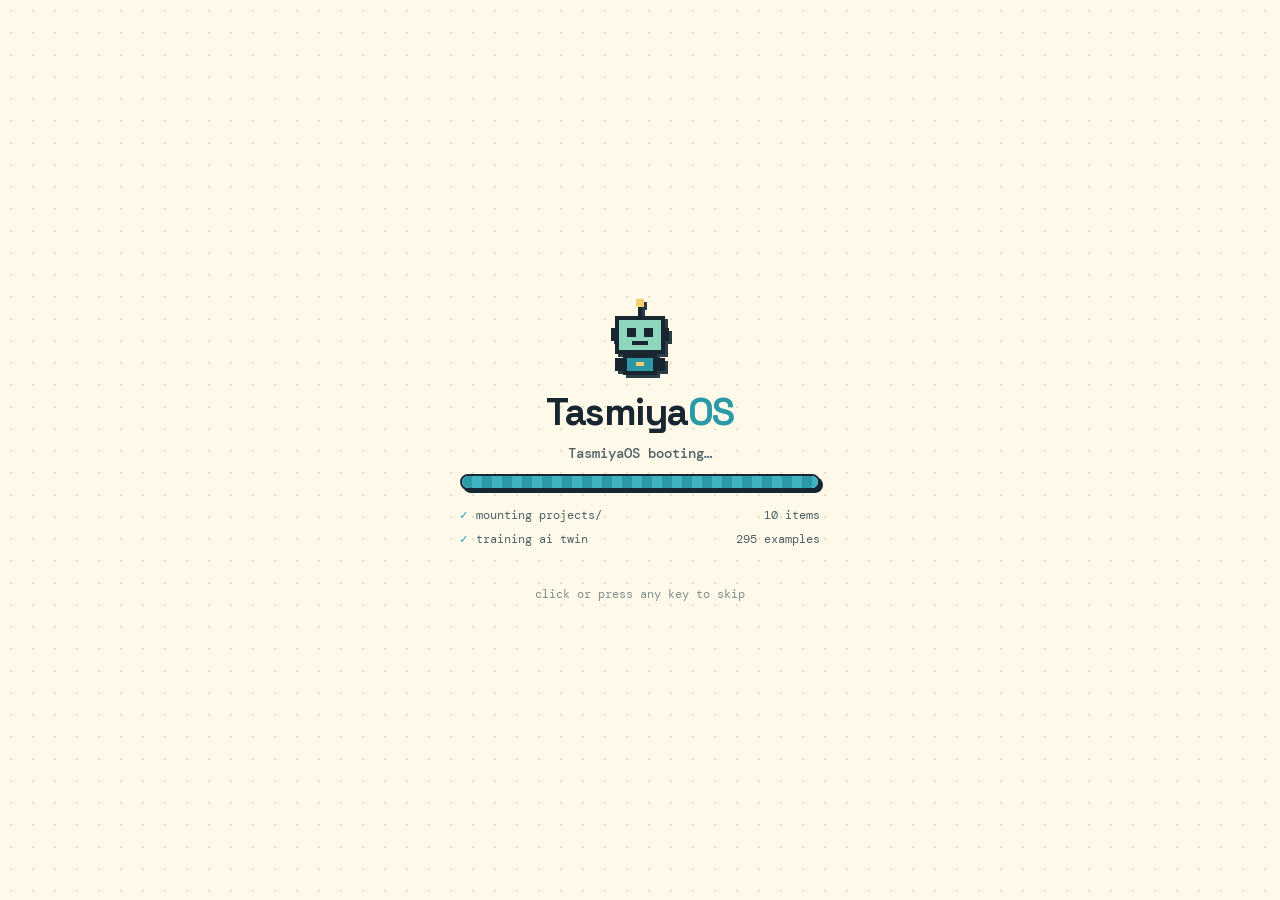
<file: site/index.html>
<!doctype html>
<html lang="en">
<head>
<meta charset="utf-8">
<meta name="viewport" content="width=device-width, initial-scale=1, viewport-fit=cover">
<title>Tasmiya Siddiqui — TasmiyaOS · AI/ML student &amp; founder of Vaslix</title>
<meta name="description" content="Tasmiya Siddiqui’s portfolio is a tiny computer: open apps for About, Skills and Projects, walk a pixel city, and chat with her AI twin — a small ML model that trains in your browser.">
<meta name="theme-color" content="#FFF9E9">
<meta property="og:title" content="TasmiyaOS — Tasmiya Siddiqui’s portfolio is a tiny computer">
<meta property="og:description" content="BTech AI/ML student · founder of Vaslix · creator of TEKNOA. Open the apps, walk the pixel city, talk to my AI twin.">
<meta property="og:type" content="website">
<meta property="og:image" content="og.png">
<link rel="icon" href="assets/favicon.png" type="image/png">
<link rel="apple-touch-icon" href="assets/apple-touch-icon.png">
<link rel="preload" href="assets/space-grotesk.woff2" as="font" type="font/woff2" crossorigin>
<link rel="preload" href="assets/dm-mono-400.woff2" as="font" type="font/woff2" crossorigin>
<link rel="stylesheet" href="os.css">
<script src="boot.js"></script>
</head>
<body class="os">
<a class="skip" href="classic.html">Skip to the classic (plain, scrollable) view</a>

<!-- Boot screen: once per visit; click / any key / ?noboot skips it -->
<div class="boot" id="boot" aria-hidden="true">
  <div class="boot__in">
    <svg class="bot bot--boot" viewBox="0 0 16 19" shape-rendering="crispEdges" aria-hidden="true"><rect class="blip" x="7" y="0" width="2" height="2" fill="#F4CE6F"/><rect x="7.5" y="2" width="1" height="2" fill="#172631"/><rect x="2" y="4" width="12" height="9" fill="#172631"/><rect x="3" y="5" width="10" height="7" fill="#8ED6BE"/><g class="eyes"><rect x="5" y="7" width="2" height="2" fill="#172631"/><rect x="9" y="7" width="2" height="2" fill="#172631"/></g><rect x="6" y="10" width="4" height="1" fill="#172631"/><rect x="1" y="7" width="1" height="3" fill="#172631"/><rect x="14" y="7" width="1" height="3" fill="#172631"/><rect x="4" y="13" width="8" height="5" fill="#172631"/><rect x="5" y="14" width="6" height="3" fill="#2C9AA6"/><rect x="7" y="15" width="2" height="1" fill="#F4CE6F"/><rect x="2" y="14" width="2" height="3" fill="#172631"/><rect x="12" y="14" width="2" height="3" fill="#172631"/></svg>
    <p class="boot__logo">Tasmiya<b>OS</b></p>
    <p class="boot__t" id="boot-t">TasmiyaOS booting…</p>
    <div class="boot__bar"><i id="boot-bar"></i></div>
    <ul class="boot__log" id="boot-log"><li>mounting projects/ <span>10 items</span></li><li>training ai twin <span id="boot-n">200+ examples</span></li><li>building pixel city <span>10 stops</span></li></ul>
    <p class="boot__skip">click or press any key to skip</p>
  </div>
</div>

<header class="menubar">
  <div class="menubar__l">
    <div class="menu">
      <button class="menubar__logo" type="button" id="os-menu-btn" aria-haspopup="true" aria-expanded="false" aria-controls="os-menu"><span class="logo-mark" aria-hidden="true">T</span><span class="menubar__os">TasmiyaOS</span></button>
      <ul class="menu__list" id="os-menu" role="menu" hidden>
        <li role="none"><button role="menuitem" type="button" data-open="about">About Tasmiya</button></li>
        <li role="none"><button role="menuitem" type="button" data-open="terminal">Open Terminal</button></li>
        <li role="none"><button role="menuitem" type="button" id="close-all">Close all windows</button></li>
        <li role="none"><button role="menuitem" type="button" id="reboot">Restart…</button></li>
        <li role="none"><a role="menuitem" href="classic.html">Classic view (plain page)</a></li>
      </ul>
    </div>
    <b class="menubar__app" id="active-app" aria-live="polite">Desktop</b>
    <nav class="menubar__nav" aria-label="Main sections">
      <button type="button" data-open="about">About</button>
      <button type="button" data-open="skills">Skills</button>
      <button type="button" data-open="projects">Projects</button>
      <button type="button" data-open="contact">Contact</button>
    </nav>
  </div>
  <div class="menubar__r">
    <a class="menubar__classic" href="classic.html">Classic view</a>
    <button class="menubar__twin" type="button" data-open="twin"><span class="live" aria-hidden="true"></span> AI twin</button>
    <span class="clock" id="clock" title="Tasmiya’s local time (India)"><span id="clock-d"></span> <span id="clock-t">--:--</span> <small>IST</small></span>
  </div>
</header>

<main class="desktop" id="desktop">
  <div class="wall" aria-hidden="true"><img class="cloud cloud--1" src="assets/pixel-cloud.svg" alt=""><img class="cloud cloud--2" src="assets/pixel-cloud.svg" alt=""><img class="cloud cloud--3" src="assets/pixel-cloud.svg" alt=""></div>

  <section class="hello" aria-labelledby="hello-name">
    <p class="hello__k">Hello 👋 I’m</p>
    <h1 id="hello-name">Tasmiya Siddiqui</h1>
    <p class="hello__l">BTech AI/ML student · founder of <b>Vaslix</b> · creator of <b>TEKNOA</b></p>
    <p class="hello__tip"><span class="kbd">double-click</span> an app to open it <span class="hello__or">· or tap</span></p>
  </section>

  <nav class="icons-wrap" aria-label="Apps">
    <ul class="icons" id="icons">
      <li><button class="icon" type="button" data-open="about" style="--c:var(--coral)" aria-label="Open About"><span class="icon__tile" aria-hidden="true"><svg viewBox="0 0 24 24"><circle cx="12" cy="8" r="4"/><path d="M4 21c1.5-4 4.5-6 8-6s6.5 2 8 6"/></svg></span><span class="icon__label">About</span></button></li>
      <li><button class="icon" type="button" data-open="skills" style="--c:var(--gold)" aria-label="Open Skills"><span class="icon__tile" aria-hidden="true"><svg viewBox="0 0 24 24"><path d="M13 2 4 14h7l-1 8 9-12h-7z"/></svg></span><span class="icon__label">Skills</span></button></li>
      <li><button class="icon" type="button" data-open="projects" style="--c:var(--sky)" aria-label="Open Projects"><span class="icon__tile" aria-hidden="true"><svg viewBox="0 0 24 24"><path d="M3 6a1 1 0 0 1 1-1h5l2 2h9a1 1 0 0 1 1 1v10a1 1 0 0 1-1 1H4a1 1 0 0 1-1-1z"/><path d="M3 10h18"/></svg></span><span class="icon__label">Projects</span></button></li>
      <li><button class="icon" type="button" data-open="github" style="--c:var(--lilac)" aria-label="Open GitHub"><span class="icon__tile" aria-hidden="true"><svg viewBox="0 0 24 24"><path d="m8 8-5 4 5 4M16 8l5 4-5 4M14 5l-4 14"/></svg></span><span class="icon__label">GitHub</span></button></li>
      <li><button class="icon" type="button" data-open="aws" style="--c:var(--mint)" aria-label="Open On AWS"><span class="icon__tile" aria-hidden="true"><svg viewBox="0 0 24 24"><path d="M7 18h10a4 4 0 0 0 .6-8A6 6 0 0 0 6.2 9.3 4.4 4.4 0 0 0 7 18z"/><path d="m10 14 2-2 2 2M12 12v5"/></svg></span><span class="icon__label">On AWS</span></button></li>
      <li><button class="icon" type="button" data-open="teknoa" style="--c:var(--orange)" aria-label="Open TEKNOA"><span class="icon__tile" aria-hidden="true"><img src="assets/teknoa-logo.webp" alt="" width="40" height="40"></span><span class="icon__label">TEKNOA</span></button></li>
      <li><button class="icon" type="button" data-open="city" style="--c:var(--lime)" aria-label="Open City"><span class="icon__tile" aria-hidden="true"><svg viewBox="0 0 24 24"><path d="M3 21h18M5 21V10h5v11M10 21V4h7v17M17 21v-8h3v8"/><path d="M13 8h1M13 12h1M13 16h1M7 14h1"/></svg></span><span class="icon__label">City</span></button></li>
      <li><button class="icon" type="button" data-open="twin" style="--c:var(--teal)" aria-label="Open AI Twin"><span class="icon__tile" aria-hidden="true"><svg viewBox="0 0 24 24"><rect x="4" y="7" width="16" height="12" rx="2"/><path d="M12 3v4M9 12h.01M15 12h.01M9 16h6"/></svg></span><span class="icon__label">AI Twin</span></button></li>
      <li><button class="icon" type="button" data-open="contact" style="--c:var(--peach)" aria-label="Open Contact"><span class="icon__tile" aria-hidden="true"><svg viewBox="0 0 24 24"><rect x="3" y="5" width="18" height="14" rx="2"/><path d="m3 7 9 6 9-6"/></svg></span><span class="icon__label">Contact</span></button></li>
      <li><button class="icon" type="button" data-open="terminal" style="--c:var(--ink)" aria-label="Open Terminal"><span class="icon__tile" aria-hidden="true"><svg viewBox="0 0 24 24"><rect x="3" y="4" width="18" height="16" rx="2"/><path d="m7 10 3 2-3 2M12 15h5"/></svg></span><span class="icon__label">Terminal</span></button></li>
    </ul>
  </nav>

  <button class="psst" type="button" data-open="twin" aria-label="psst — talk to my AI twin">
    <span class="psst__bubble"><span class="psst__glow" aria-hidden="true"></span><span class="psst__txt">psst — talk to my AI twin</span> <span aria-hidden="true">⌨️</span></span>
    <svg class="bot" viewBox="0 0 16 19" shape-rendering="crispEdges" aria-hidden="true"><rect class="blip" x="7" y="0" width="2" height="2" fill="#F4CE6F"/><rect x="7.5" y="2" width="1" height="2" fill="#172631"/><rect x="2" y="4" width="12" height="9" fill="#172631"/><rect x="3" y="5" width="10" height="7" fill="#8ED6BE"/><g class="eyes"><rect x="5" y="7" width="2" height="2" fill="#172631"/><rect x="9" y="7" width="2" height="2" fill="#172631"/></g><rect x="6" y="10" width="4" height="1" fill="#172631"/><rect x="1" y="7" width="1" height="3" fill="#172631"/><rect x="14" y="7" width="1" height="3" fill="#172631"/><rect x="4" y="13" width="8" height="5" fill="#172631"/><rect x="5" y="14" width="6" height="3" fill="#2C9AA6"/><rect x="7" y="15" width="2" height="1" fill="#F4CE6F"/><rect x="2" y="14" width="2" height="3" fill="#172631"/><rect x="12" y="14" width="2" height="3" fill="#172631"/></svg>
  </button>

  <p class="home-classic"><a href="classic.html">Prefer a normal page? Classic view →</a></p>

  <div class="windows" id="windows">

  <section class="win win--about" id="win-about" data-win="about" role="dialog" aria-modal="false" aria-labelledby="win-about-t" hidden>
    <header class="win__bar">
      <span class="lights"><button class="l l--close" type="button" data-act="close" aria-label="Close About"></button><button class="l l--min" type="button" data-act="min" aria-label="Minimise About"></button><button class="l l--max" type="button" data-act="max" aria-label="Zoom About"></button></span>
      <button class="win__back" type="button" data-act="close" aria-label="Back to home">‹ Home</button>
      <h2 class="win__t" id="win-about-t"><span class="win__file">about.md</span><span class="win__name">About</span></h2>
      <button class="win__x" type="button" data-act="close" aria-label="Close About">✕</button>
    </header>
    <div class="win__body">
      <div class="about">
        <div class="about__id">
          <span class="avatar" aria-hidden="true">T<i></i></span>
          <div><p class="kicker">About me</p><h3 class="about__name">Hi, I’m Tasmiya Siddiqui.</h3><p class="about__line">Student by day. <mark>Founder</mark> by night.</p></div>
        </div>
        <p class="lead">I learn how AI works in class — and ship it as real products outside it.</p>
        <ul class="facts" aria-label="Quick facts">
          <li style="--c:var(--sky)"><span>🎓</span><b>BTech AI/ML</b><small>3rd year · Maharana Institute of Professional Studies</small></li>
          <li style="--c:var(--coral)"><span>🚀</span><b>Founder</b><small>Vaslix · AI agency</small></li>
          <li style="--c:var(--gold)"><span>🎬</span><b>Creator</b><small>TEKNOA · AI news</small></li>
          <li style="--c:var(--mint)"><span>🇮🇳</span><b>India</b><small>English · Hindi</small></li>
        </ul>
        <div class="row"><button class="btn btn--dark" type="button" data-open="projects">See my projects</button><button class="btn btn--light" type="button" data-open="twin">&gt;_ Talk to my AI twin</button></div>
      </div>
    </div>
  </section>

  <section class="win win--skills" id="win-skills" data-win="skills" role="dialog" aria-modal="false" aria-labelledby="win-skills-t" hidden>
    <header class="win__bar">
      <span class="lights"><button class="l l--close" type="button" data-act="close" aria-label="Close Skills"></button><button class="l l--min" type="button" data-act="min" aria-label="Minimise Skills"></button><button class="l l--max" type="button" data-act="max" aria-label="Zoom Skills"></button></span>
      <button class="win__back" type="button" data-act="close" aria-label="Back to home">‹ Home</button>
      <h2 class="win__t" id="win-skills-t"><span class="win__file">skills.ts</span><span class="win__name">Skills</span></h2>
      <button class="win__x" type="button" data-act="close" aria-label="Close Skills">✕</button>
    </header>
    <div class="win__body">
      <p class="kicker">Skills / tech superpowers</p><h3 class="wh">Six superpowers.</h3>
      <ul class="skills"><li style="--c:var(--coral)"><span class="skills__e" aria-hidden="true">🧠</span><div><h4>Machine learning</h4><ul class="chips"><li>Python</li><li>pandas</li><li>scikit-learn</li></ul></div></li><li style="--c:var(--gold)"><span class="skills__e" aria-hidden="true">🤖</span><div><h4>AI chat &amp; voice agents</h4><ul class="chips"><li>LLM agents</li><li>WhatsApp</li><li>LiveKit</li></ul></div></li><li style="--c:var(--sky)"><span class="skills__e" aria-hidden="true">💻</span><div><h4>Full-stack products</h4><ul class="chips"><li>Next.js</li><li>TypeScript</li><li>Laravel</li></ul></div></li><li style="--c:var(--lilac)"><span class="skills__e" aria-hidden="true">⚙️</span><div><h4>Automation &amp; growth</h4><ul class="chips"><li>Node.js</li><li>Playwright</li><li>DM funnels</li></ul></div></li><li style="--c:var(--mint)"><span class="skills__e" aria-hidden="true">🎙️</span><div><h4>AI content &amp; voice cloning</h4><ul class="chips"><li>Voice clone</li><li>Scripts</li><li>Motion reels</li></ul></div></li><li style="--c:var(--lime)"><span class="skills__e" aria-hidden="true">☁️</span><div><h4>Cloud on AWS</h4><ul class="chips"><li>Amplify</li><li>CI/CD</li><li>CloudFront</li></ul></div></li></ul>
    </div>
  </section>

  <section class="win win--projects" id="win-projects" data-win="projects" role="dialog" aria-modal="false" aria-labelledby="win-projects-t" hidden>
    <header class="win__bar">
      <span class="lights"><button class="l l--close" type="button" data-act="close" aria-label="Close Projects"></button><button class="l l--min" type="button" data-act="min" aria-label="Minimise Projects"></button><button class="l l--max" type="button" data-act="max" aria-label="Zoom Projects"></button></span>
      <button class="win__back" type="button" data-act="close" aria-label="Back to home">‹ Home</button>
      <h2 class="win__t" id="win-projects-t"><span class="win__file">projects/</span><span class="win__name">Projects</span></h2>
      <button class="win__x" type="button" data-act="close" aria-label="Close Projects">✕</button>
    </header>
    <div class="win__body">
      <div class="finder">
        <nav class="finder__side" aria-label="Filter projects">
          <p class="finder__h">Favourites</p>
          <button class="finder__cat is-on" type="button" data-cat="all" aria-pressed="true">All<small>10</small></button><button class="finder__cat" type="button" data-cat="ai" aria-pressed="false">AI & SaaS<small>3</small></button><button class="finder__cat" type="button" data-cat="shop" aria-pressed="false">E-commerce<small>3</small></button><button class="finder__cat" type="button" data-cat="auto" aria-pressed="false">Automation & leads<small>4</small></button>
          <p class="finder__h">Achievements</p>
          <ul class="ach">
            <li><b>9+</b><small>live products</small></li><li><b>7</b><small>industries</small></li><li><b>24/7</b><small>AI agents</small></li><li><b>1st</b><small>agency, in college</small></li>
          </ul>
        </nav>
        <div class="finder__main">
          <p class="kicker">Projects &amp; achievements</p>
          <h3 class="wh">Shipped at Vaslix &amp; beyond.</h3>
          <ul class="files" id="files">
            <li data-cat="ai"><button class="file" type="button" data-project="launchos" style="--c:var(--coral)"><span class="file__shot"><img src="assets/work/launchos.webp" width="1200" height="750" loading="lazy" alt="launchOS website screenshot"></span><span class="file__t">launchOS</span><span class="file__d">One line in, a full startup launch plan out.</span></button></li>
            <li data-cat="ai"><button class="file" type="button" data-project="softwarehub" style="--c:var(--gold)"><span class="file__shot"><img src="assets/work/softwarehub.webp" width="1200" height="750" loading="lazy" alt="Software Hub website screenshot"></span><span class="file__t">Software Hub</span><span class="file__d">Marketplace for software keys, with escrow.</span></button></li>
            <li data-cat="shop"><button class="file" type="button" data-project="aandre" style="--c:var(--lilac)"><span class="file__shot"><img src="assets/work/aandre.webp" width="1200" height="750" loading="lazy" alt="Aandré Amelie website screenshot"></span><span class="file__t">Aandré Amelie</span><span class="file__d">Custom D2C fashion storefront.</span></button></li>
            <li data-cat="shop"><button class="file" type="button" data-project="kusho" style="--c:var(--mint)"><span class="file__shot"><img src="assets/work/kusho.webp" width="1200" height="750" loading="lazy" alt="Kusho website screenshot"></span><span class="file__t">Kusho</span><span class="file__d">Premium Shopify storefront.</span></button></li>
            <li data-cat="auto"><button class="file" type="button" data-project="aarc" style="--c:var(--sky)"><span class="file__shot"><img src="assets/work/aarc.webp" width="1200" height="750" loading="lazy" alt="AARC Bookkeeping website screenshot"></span><span class="file__t">AARC Bookkeeping</span><span class="file__d">Lead-generation site for a finance firm.</span></button></li>
            <li data-cat="auto"><button class="file" type="button" data-project="aether" style="--c:var(--lime)"><span class="file__shot"><img src="assets/work/aether.webp" width="1200" height="750" loading="lazy" alt="Aether Dental website screenshot"></span><span class="file__t">Aether Dental</span><span class="file__d">Clinic site with an AI bot that books visits.</span></button></li>
            <li data-cat="auto"><button class="file" type="button" data-project="inquiryboost" style="--c:var(--peach)"><span class="file__shot"><img src="assets/work/inquiryboost.webp" width="1200" height="750" loading="lazy" alt="InquiryBoost website screenshot"></span><span class="file__t">InquiryBoost</span><span class="file__d">WhatsApp admission automation for schools.</span></button></li>
            <li data-cat="shop"><button class="file" type="button" data-project="laptophouse" style="--c:var(--gold)"><span class="file__shot"><img src="assets/work/laptophouse.webp" width="1200" height="750" loading="lazy" alt="Laptop House website screenshot"></span><span class="file__t">Laptop House</span><span class="file__d">Bilingual English/Hindi store for a laptop shop.</span></button></li>
            <li data-cat="ai"><button class="file" type="button" data-project="pagani" style="--c:var(--coral)"><span class="file__shot"><img src="assets/work/pagani.webp" width="1200" height="750" loading="lazy" alt="Pagani Experience website screenshot"></span><span class="file__t">Pagani Experience</span><span class="file__d">Cinematic 3D scroll story.</span></button></li>
            <li data-cat="auto"><button class="file" type="button" data-project="gharleads" style="--c:var(--sky)"><span class="file__shot"><img src="assets/work/gharleads.webp" width="1200" height="750" loading="lazy" alt="GharLeads website screenshot"></span><span class="file__t">GharLeads</span><span class="file__d">Lead tool for brokers — product + Hindi tutorials.</span></button></li>
          </ul>
          <p class="finder__tip">Click a project to preview it · all sites are live</p>
        </div>
      </div>
    </div>
  </section>

  <section class="win win--preview" id="win-preview" data-win="preview" role="dialog" aria-modal="false" aria-labelledby="win-preview-t" hidden>
    <header class="win__bar">
      <span class="lights"><button class="l l--close" type="button" data-act="close" aria-label="Close preview"></button><button class="l l--min" type="button" data-act="min" aria-label="Minimise preview"></button><button class="l l--max" type="button" data-act="max" aria-label="Zoom preview"></button></span>
      <button class="win__back" type="button" data-act="close" aria-label="Back to home">‹ Home</button>
      <h2 class="win__t" id="win-preview-t"><span class="win__file">Quick Look</span><span class="win__name">Preview</span></h2>
      <button class="win__x" type="button" data-act="close" aria-label="Close preview">✕</button>
    </header>
    <div class="win__body">
      <div class="pv" id="pv">
        <div class="pv__shot"><span class="pv__bar" aria-hidden="true"><i></i><i></i><i></i><span id="pv-url">vaslix.com</span></span><img id="pv-img" src="assets/work/launchos.webp" width="1200" height="750" alt=""></div>
        <div class="pv__info">
          <div><h3 id="pv-t">launchOS</h3><p id="pv-d">One line in, a full startup launch plan out.</p><ul class="chips" id="pv-tags"></ul></div>
          <div class="row"><button class="btn btn--light btn--sq" type="button" id="pv-prev" aria-label="Previous project">←</button><a class="btn btn--dark" id="pv-go" href="https://www.launchos.co.in/" target="_blank" rel="noopener">Visit <svg class="ar" viewBox="0 0 24 24" aria-hidden="true"><path d="M7 17 17 7M8 7h9v9"/></svg></a><button class="btn btn--light btn--sq" type="button" id="pv-next" aria-label="Next project">→</button></div>
        </div>
      </div>
    </div>
  </section>

  <section class="win win--github" id="win-github" data-win="github" role="dialog" aria-modal="false" aria-labelledby="win-github-t" hidden>
    <header class="win__bar">
      <span class="lights"><button class="l l--close" type="button" data-act="close" aria-label="Close GitHub"></button><button class="l l--min" type="button" data-act="min" aria-label="Minimise GitHub"></button><button class="l l--max" type="button" data-act="max" aria-label="Zoom GitHub"></button></span>
      <button class="win__back" type="button" data-act="close" aria-label="Back to home">‹ Home</button>
      <h2 class="win__t" id="win-github-t"><span class="win__file">github.sh</span><span class="win__name">GitHub</span></h2>
      <button class="win__x" type="button" data-act="close" aria-label="Close GitHub">✕</button>
    </header>
    <div class="win__body">
      <p class="kicker">From my GitHub</p><h3 class="wh"><span class="mono">34</span> public repos.</h3>
      <div class="langs" aria-label="Languages across 34 public repositories: mostly TypeScript, then HTML, JavaScript, PHP and Python"><div class="langs__bar" aria-hidden="true"><i style="width:41.2%;background:#3178C6"></i><i style="width:17.6%;background:#E34C26"></i><i style="width:11.8%;background:#F1E05A"></i><i style="width:8.8%;background:#4F5D95"></i><i style="width:8.8%;background:#3572A5"></i><i style="width:11.8%;background:#B8B4C8"></i></div><p class="langs__k"><span><i style="background:#3178C6"></i>TypeScript</span><span><i style="background:#E34C26"></i>HTML</span><span><i style="background:#F1E05A"></i>JavaScript</span><span><i style="background:#4F5D95"></i>PHP</span><span><i style="background:#3572A5"></i>Python</span></p></div>
      <ul class="repos"><li><a class="repo" href="https://github.com/tamia02/VOICEBOT" target="_blank" rel="noopener"><b>VOICEBOT</b><span>AI phone agent</span><small><i style="background:#3572A5"></i>Python</small></a></li><li><a class="repo" href="https://github.com/tamia02/autoposter" target="_blank" rel="noopener"><b>autoposter</b><span>AI content pipeline</span><small><i style="background:#3572A5"></i>Python</small></a></li><li><a class="repo" href="https://github.com/tamia02/whatsappautomation" target="_blank" rel="noopener"><b>whatsappautomation</b><span>WhatsApp growth agent</span><small><i style="background:#3178C6"></i>TypeScript</small></a></li><li><a class="repo" href="https://github.com/tamia02/tan90erp" target="_blank" rel="noopener"><b>tan90erp</b><span>ERP on Laravel</span><small><i style="background:#4F5D95"></i>PHP</small></a></li></ul>
      <div class="row"><a class="btn btn--dark" href="https://github.com/tamia02" target="_blank" rel="noopener" >github.com/tamia02 <svg class="ar" viewBox="0 0 24 24" aria-hidden="true"><path d="M7 17 17 7M8 7h9v9"/></svg></a></div>
    </div>
  </section>

  <section class="win win--aws" id="win-aws" data-win="aws" role="dialog" aria-modal="false" aria-labelledby="win-aws-t" hidden>
    <header class="win__bar">
      <span class="lights"><button class="l l--close" type="button" data-act="close" aria-label="Close On AWS"></button><button class="l l--min" type="button" data-act="min" aria-label="Minimise On AWS"></button><button class="l l--max" type="button" data-act="max" aria-label="Zoom On AWS"></button></span>
      <button class="win__back" type="button" data-act="close" aria-label="Back to home">‹ Home</button>
      <h2 class="win__t" id="win-aws-t"><span class="win__file">amplify.yml</span><span class="win__name">On AWS</span></h2>
      <button class="win__x" type="button" data-act="close" aria-label="Close On AWS">✕</button>
    </header>
    <div class="win__body">
      <p class="kicker">How this site runs</p><h3 class="wh">Live on AWS.</h3>
      <p class="lead">Push to GitHub → live worldwide. No servers, no keys.</p>
      <ol class="flow" aria-label="Deployment flow">
        <li style="--c:var(--lilac)"><span>🐙</span><b>GitHub</b><small>code</small></li>
        <li style="--c:var(--gold)"><span>⚙️</span><b>Amplify</b><small>build + test</small></li>
        <li style="--c:var(--sky)"><span>🌍</span><b>CloudFront</b><small>HTTPS · CDN</small></li>
        <li style="--c:var(--lime)"><span>💻</span><b>Your browser</b><small>AI twin runs here</small></li>
      </ol>
      <p class="note mono">amplify.yml runs the tests on every deploy ✓</p>
    </div>
  </section>

  <section class="win win--teknoa" id="win-teknoa" data-win="teknoa" role="dialog" aria-modal="false" aria-labelledby="win-teknoa-t" hidden>
    <header class="win__bar">
      <span class="lights"><button class="l l--close" type="button" data-act="close" aria-label="Close TEKNOA"></button><button class="l l--min" type="button" data-act="min" aria-label="Minimise TEKNOA"></button><button class="l l--max" type="button" data-act="max" aria-label="Zoom TEKNOA"></button></span>
      <button class="win__back" type="button" data-act="close" aria-label="Back to home">‹ Home</button>
      <h2 class="win__t" id="win-teknoa-t"><span class="win__file">teknoa.mp4</span><span class="win__name">TEKNOA</span></h2>
      <button class="win__x" type="button" data-act="close" aria-label="Close TEKNOA">✕</button>
    </header>
    <div class="win__body">
      <div class="tk">
        <img class="tk__logo" src="assets/teknoa-logo.webp" width="96" height="96" alt="TEKNOA logo">
        <div><p class="kicker">My AI-news brand</p><h3 class="wh">TEKNOA <small class="mono">@tek_noa</small></h3><p class="lead">Daily AI-tool reels, voiced by my AI voice clone.</p></div>
      </div>
      <ol class="flow flow--tk" aria-label="How a TEKNOA reel is made">
        <li style="--c:var(--sky)"><span>🔎</span><b>Research</b></li>
        <li style="--c:var(--lilac)"><span>🎙️</span><b>Voice clone</b></li>
        <li style="--c:var(--gold)"><span>🎬</span><b>Reel</b></li>
        <li style="--c:var(--mint)"><span>💬</span><b>DM funnel</b></li>
      </ol>
      <div class="row"><a class="btn btn--dark" href="https://www.instagram.com/tek_noa/" target="_blank" rel="noopener" >Instagram <svg class="ar" viewBox="0 0 24 24" aria-hidden="true"><path d="M7 17 17 7M8 7h9v9"/></svg></a><a class="btn btn--light" href="https://www.youtube.com/@tek_noa" target="_blank" rel="noopener" >YouTube <svg class="ar" viewBox="0 0 24 24" aria-hidden="true"><path d="M7 17 17 7M8 7h9v9"/></svg></a></div>
    </div>
  </section>

  <section class="win win--city" id="win-city" data-win="city" role="dialog" aria-modal="false" aria-labelledby="win-city-t" hidden>
    <header class="win__bar">
      <span class="lights"><button class="l l--close" type="button" data-act="close" aria-label="Close City"></button><button class="l l--min" type="button" data-act="min" aria-label="Minimise City"></button><button class="l l--max" type="button" data-act="max" aria-label="Zoom City"></button></span>
      <button class="win__back" type="button" data-act="close" aria-label="Back to home">‹ Home</button>
      <h2 class="win__t" id="win-city-t"><span class="win__file">city.exe</span><span class="win__name">City</span></h2>
      <button class="win__x" type="button" data-act="close" aria-label="Close City">✕</button>
    </header>
    <div class="win__body">
      <div class="city" id="city">
        <canvas class="city__cv" id="city-cv" tabindex="0" aria-label="Pixel city mini-game. Use the left and right arrow keys to walk the robot, Enter to open a building."></canvas>
        <div class="city__hud"><span class="city__count" id="city-count">🏙 0/10 visited</span><span class="city__help">← → walk · ↑ enter · or tap</span></div>
        <div class="city__card" id="city-card" aria-live="polite" hidden><span class="city__e" id="city-e">🏠</span><div><b id="city-t">Tasmiya’s House</b><small id="city-d"></small></div><button class="btn btn--dark btn--sm" type="button" id="city-go">Open</button></div>
        <div class="city__pad" aria-hidden="false">
          <button class="pad" type="button" id="city-l" aria-label="Walk left">◀</button>
          <button class="pad pad--up" type="button" id="city-u" aria-label="Enter building">▲</button>
          <button class="pad" type="button" id="city-r" aria-label="Walk right">▶</button>
        </div>
      </div>
      <div class="city__list" id="city-list" aria-label="Walk to a building"></div>
    </div>
  </section>

  <section class="win win--twin" id="win-twin" data-win="twin" role="dialog" aria-modal="false" aria-labelledby="win-twin-t" hidden>
    <header class="win__bar">
      <span class="lights"><button class="l l--close" type="button" data-act="close" aria-label="Close AI Twin"></button><button class="l l--min" type="button" data-act="min" aria-label="Minimise AI Twin"></button><button class="l l--max" type="button" data-act="max" aria-label="Zoom AI Twin"></button></span>
      <button class="win__back" type="button" data-act="close" aria-label="Back to home">‹ Home</button>
      <h2 class="win__t" id="win-twin-t"><span class="win__file">twin.exe</span><span class="win__name">AI Twin</span></h2>
      <button class="win__x" type="button" data-act="close" aria-label="Close AI Twin">✕</button>
    </header>
    <div class="win__body">
      <div class="chat">
        <div class="chat__head">
          <span class="avatar avatar--sm" aria-hidden="true">T<i></i></span>
          <div><b>tasmiya.ai</b> <small>· my AI twin</small><p class="chat__st"><span class="live" aria-hidden="true"></span><span id="model-status">training in your browser…</span></p></div>
          <button class="icon-btn" type="button" id="voice-btn" aria-label="Play my AI voice clone saying hi" title="Hear my AI voice clone">🔊</button>
          <button class="icon-btn" type="button" id="reel-btn" aria-label="Reel mode: turn my last answer into a reel" title="Reel mode">🎬</button>
        </div>
        <div class="chat__log" id="log" role="log" aria-live="polite" aria-relevant="additions" tabindex="0" aria-label="Conversation with the AI twin"></div>
        <div class="chat__chips" id="chips" aria-label="Suggested questions"></div>
        <form class="chat__form" id="twin-form" autocomplete="off">
          <label for="twin-input" class="sr-only">Ask my AI twin something</label>
          <input id="twin-input" name="q" type="text" maxlength="160" placeholder="ask me anything… or type help" enterkeyhint="send" autocapitalize="off" spellcheck="false">
          <button class="btn btn--dark btn--sm" type="submit">Send</button>
        </form>
        <audio id="voice" preload="none" src="assets/ai-twin-hello.mp3"></audio>
      </div>
    </div>
  </section>

  <section class="win win--contact" id="win-contact" data-win="contact" role="dialog" aria-modal="false" aria-labelledby="win-contact-t" hidden>
    <header class="win__bar">
      <span class="lights"><button class="l l--close" type="button" data-act="close" aria-label="Close Contact"></button><button class="l l--min" type="button" data-act="min" aria-label="Minimise Contact"></button><button class="l l--max" type="button" data-act="max" aria-label="Zoom Contact"></button></span>
      <button class="win__back" type="button" data-act="close" aria-label="Back to home">‹ Home</button>
      <h2 class="win__t" id="win-contact-t"><span class="win__file">contact.sh</span><span class="win__name">Contact</span></h2>
      <button class="win__x" type="button" data-act="close" aria-label="Close Contact">✕</button>
    </header>
    <div class="win__body">
      <div class="contact">
        <p class="kicker">Contact</p><h3 class="wh">Have an idea? <mark>Let’s build it.</mark></h3>
        <div class="contact__links"><a class="btn btn--dark" href="mailto:hello@vaslix.com" >hello@vaslix.com</a><a class="btn btn--light" href="https://github.com/tamia02" target="_blank" rel="noopener" >GitHub <svg class="ar" viewBox="0 0 24 24" aria-hidden="true"><path d="M7 17 17 7M8 7h9v9"/></svg></a><a class="btn btn--light" href="https://www.linkedin.com/company/vaslix" target="_blank" rel="noopener" >LinkedIn <svg class="ar" viewBox="0 0 24 24" aria-hidden="true"><path d="M7 17 17 7M8 7h9v9"/></svg></a><a class="btn btn--light" href="https://vaslix.com" target="_blank" rel="noopener" >vaslix.com <svg class="ar" viewBox="0 0 24 24" aria-hidden="true"><path d="M7 17 17 7M8 7h9v9"/></svg></a></div>
        <p class="note mono">$ reply time: usually same day</p>
      </div>
    </div>
  </section>

  <section class="win win--terminal" id="win-terminal" data-win="terminal" role="dialog" aria-modal="false" aria-labelledby="win-terminal-t" hidden>
    <header class="win__bar">
      <span class="lights"><button class="l l--close" type="button" data-act="close" aria-label="Close Terminal"></button><button class="l l--min" type="button" data-act="min" aria-label="Minimise Terminal"></button><button class="l l--max" type="button" data-act="max" aria-label="Zoom Terminal"></button></span>
      <button class="win__back" type="button" data-act="close" aria-label="Back to home">‹ Home</button>
      <h2 class="win__t" id="win-terminal-t"><span class="win__file">terminal</span><span class="win__name">Terminal</span></h2>
      <button class="win__x" type="button" data-act="close" aria-label="Close Terminal">✕</button>
    </header>
    <div class="win__body">
      <div class="term" id="term">
        <div class="term__log" id="term-log" role="log" aria-live="polite" tabindex="0" aria-label="Terminal output"></div>
        <form class="term__form" id="term-form" autocomplete="off"><label for="term-input" class="term__ps">visitor@tasmiya:~$</label><input id="term-input" type="text" spellcheck="false" autocapitalize="off" enterkeyhint="go" aria-label="Terminal command"></form>
      </div>
    </div>
  </section>
  </div>
</main>

<nav class="dock" aria-label="Dock">
  <ul class="dock__list"><li><button class="dock__app" type="button" data-dock="about" style="--c:var(--coral)" aria-label="About" title="About"><span class="icon__tile" aria-hidden="true"><svg viewBox="0 0 24 24"><circle cx="12" cy="8" r="4"/><path d="M4 21c1.5-4 4.5-6 8-6s6.5 2 8 6"/></svg></span><i class="dock__dot" aria-hidden="true"></i></button></li><li><button class="dock__app" type="button" data-dock="projects" style="--c:var(--sky)" aria-label="Projects" title="Projects"><span class="icon__tile" aria-hidden="true"><svg viewBox="0 0 24 24"><path d="M3 6a1 1 0 0 1 1-1h5l2 2h9a1 1 0 0 1 1 1v10a1 1 0 0 1-1 1H4a1 1 0 0 1-1-1z"/><path d="M3 10h18"/></svg></span><i class="dock__dot" aria-hidden="true"></i></button></li><li><button class="dock__app" type="button" data-dock="skills" style="--c:var(--gold)" aria-label="Skills" title="Skills"><span class="icon__tile" aria-hidden="true"><svg viewBox="0 0 24 24"><path d="M13 2 4 14h7l-1 8 9-12h-7z"/></svg></span><i class="dock__dot" aria-hidden="true"></i></button></li><li><button class="dock__app" type="button" data-dock="city" style="--c:var(--lime)" aria-label="City" title="City"><span class="icon__tile" aria-hidden="true"><svg viewBox="0 0 24 24"><path d="M3 21h18M5 21V10h5v11M10 21V4h7v17M17 21v-8h3v8"/><path d="M13 8h1M13 12h1M13 16h1M7 14h1"/></svg></span><i class="dock__dot" aria-hidden="true"></i></button></li><li><button class="dock__app" type="button" data-dock="twin" style="--c:var(--teal)" aria-label="AI Twin" title="AI Twin"><span class="icon__tile" aria-hidden="true"><svg viewBox="0 0 24 24"><rect x="4" y="7" width="16" height="12" rx="2"/><path d="M12 3v4M9 12h.01M15 12h.01M9 16h6"/></svg></span><i class="dock__dot" aria-hidden="true"></i></button></li><li><button class="dock__app" type="button" data-dock="terminal" style="--c:var(--ink)" aria-label="Terminal" title="Terminal"><span class="icon__tile" aria-hidden="true"><svg viewBox="0 0 24 24"><rect x="3" y="4" width="18" height="16" rx="2"/><path d="m7 10 3 2-3 2M12 15h5"/></svg></span><i class="dock__dot" aria-hidden="true"></i></button></li><li><button class="dock__app" type="button" data-dock="contact" style="--c:var(--peach)" aria-label="Contact" title="Contact"><span class="icon__tile" aria-hidden="true"><svg viewBox="0 0 24 24"><rect x="3" y="5" width="18" height="14" rx="2"/><path d="m3 7 9 6 9-6"/></svg></span><i class="dock__dot" aria-hidden="true"></i></button></li></ul>
</nav>

<!-- Reel mode overlay -->
<div class="reel" id="reel" role="dialog" aria-modal="true" aria-labelledby="reel-title" hidden>
  <div class="reel__frame">
    <div class="reel__bar" aria-hidden="true"><i id="reel-progress"></i></div>
    <p class="reel__pill" id="reel-title">AI twin · reel mode</p>
    <p class="reel__hook" id="reel-hook"></p>
    <div class="reel__wave" aria-hidden="true"><i style="animation-delay:-0.00s"></i><i style="animation-delay:-0.14s"></i><i style="animation-delay:-0.27s"></i><i style="animation-delay:-0.41s"></i><i style="animation-delay:-0.55s"></i><i style="animation-delay:-0.69s"></i><i style="animation-delay:-0.82s"></i><i style="animation-delay:-0.96s"></i><i style="animation-delay:-0.10s"></i><i style="animation-delay:-0.23s"></i><i style="animation-delay:-0.37s"></i><i style="animation-delay:-0.51s"></i><i style="animation-delay:-0.64s"></i><i style="animation-delay:-0.78s"></i><i style="animation-delay:-0.92s"></i><i style="animation-delay:-0.06s"></i><i style="animation-delay:-0.19s"></i><i style="animation-delay:-0.33s"></i></div>
    <p class="reel__caption" id="reel-caption" aria-hidden="true"></p>
    <div class="reel__end">
      <span class="reel__logo" aria-hidden="true">T</span>
      <p>That was a reel made by an AI twin.</p>
      <p class="small">Real ones: <b>@tek_noa</b> on Instagram</p>
    </div>
    <p class="sr-only" id="reel-full"></p>
  </div>
  <div class="reel__controls">
    <button class="btn btn--light btn--sm" type="button" id="reel-replay">↺ Replay</button>
    <button class="btn btn--dark btn--sm" type="button" id="reel-close">Close</button>
  </div>
</div>


<div class="toast" id="toast" role="status" aria-live="polite"></div>
<noscript><p class="noscript">TasmiyaOS needs JavaScript for its windows. <a href="classic.html">Open the classic view →</a></p></noscript>
<script src="twin-data.js" defer></script>
<script src="os-data.js" defer></script>
<script src="twin-model.js" defer></script>
<script src="twin-cards.js" defer></script>
<script src="wm-core.js" defer></script>
<script src="city-core.js" defer></script>
<script src="os.js" defer></script>
<script src="twin.js" defer></script>
<script src="city.js" defer></script>
</body>
</html>
</file>
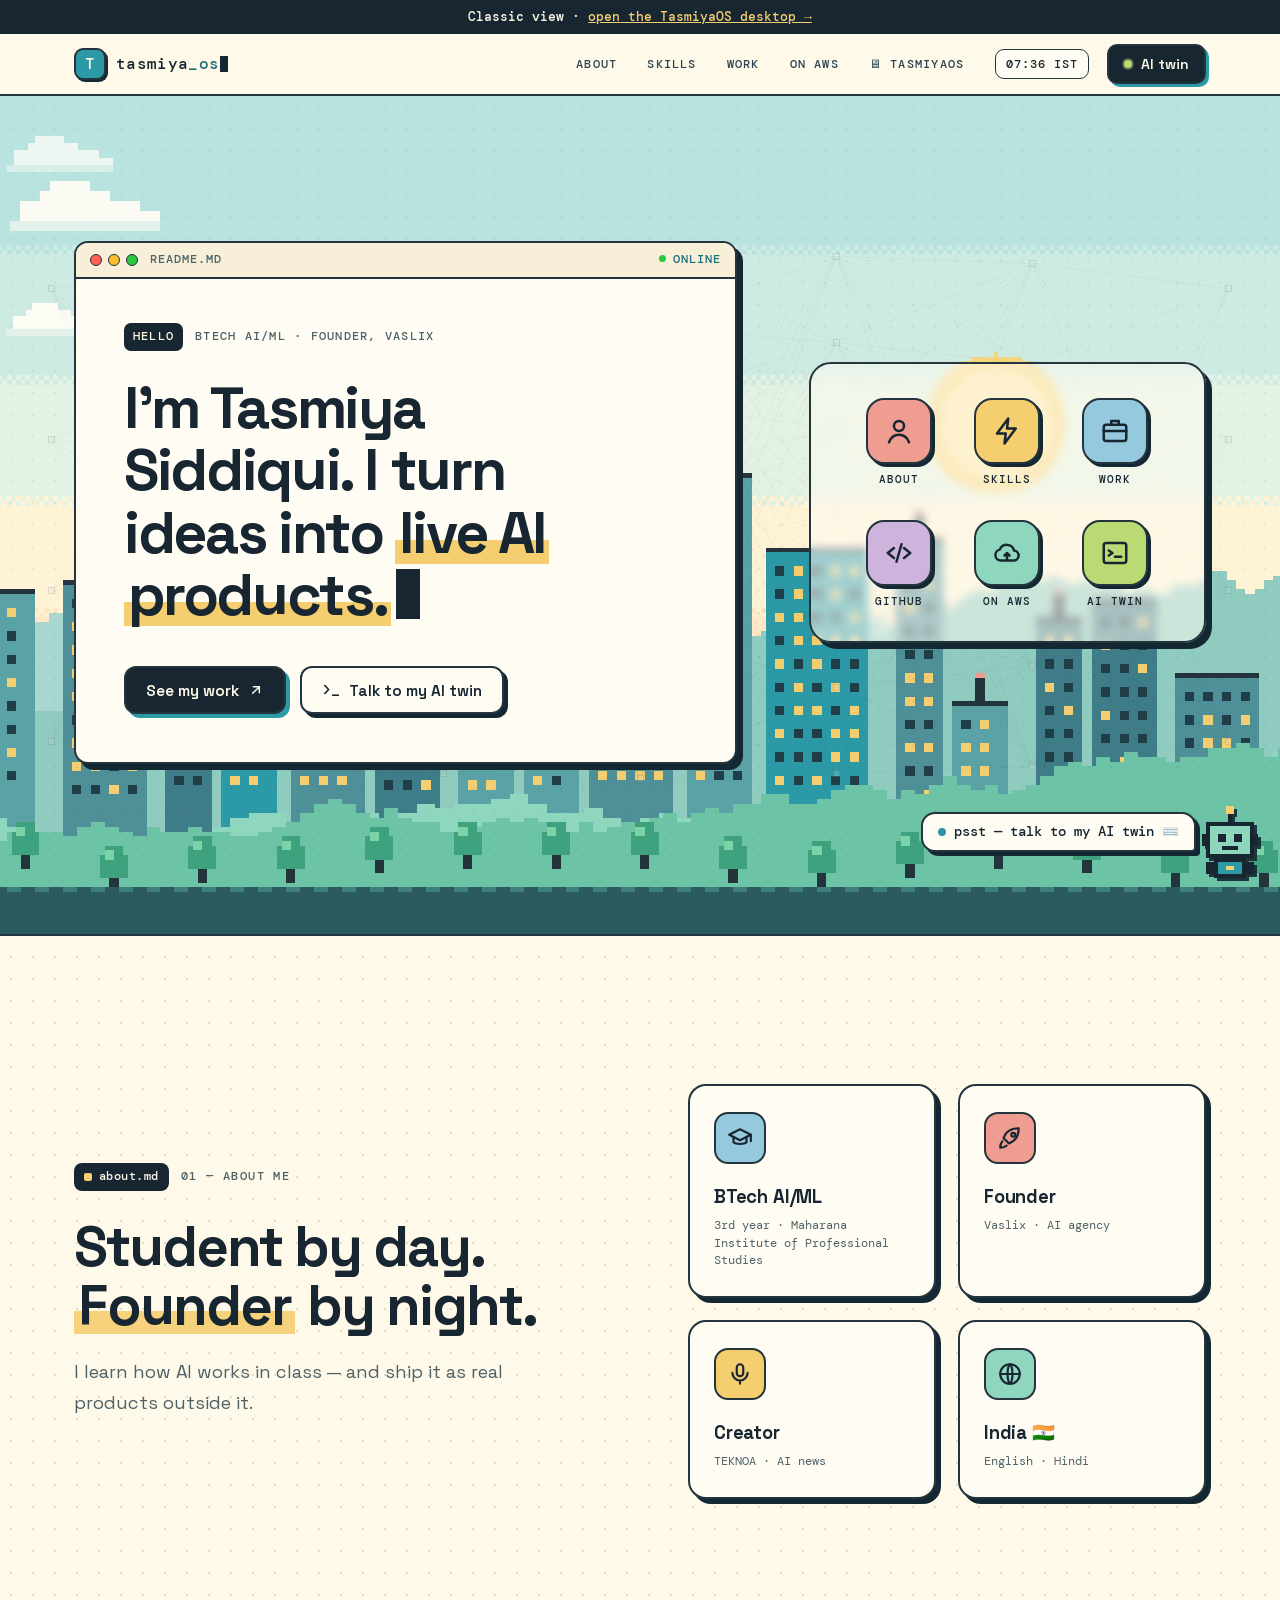
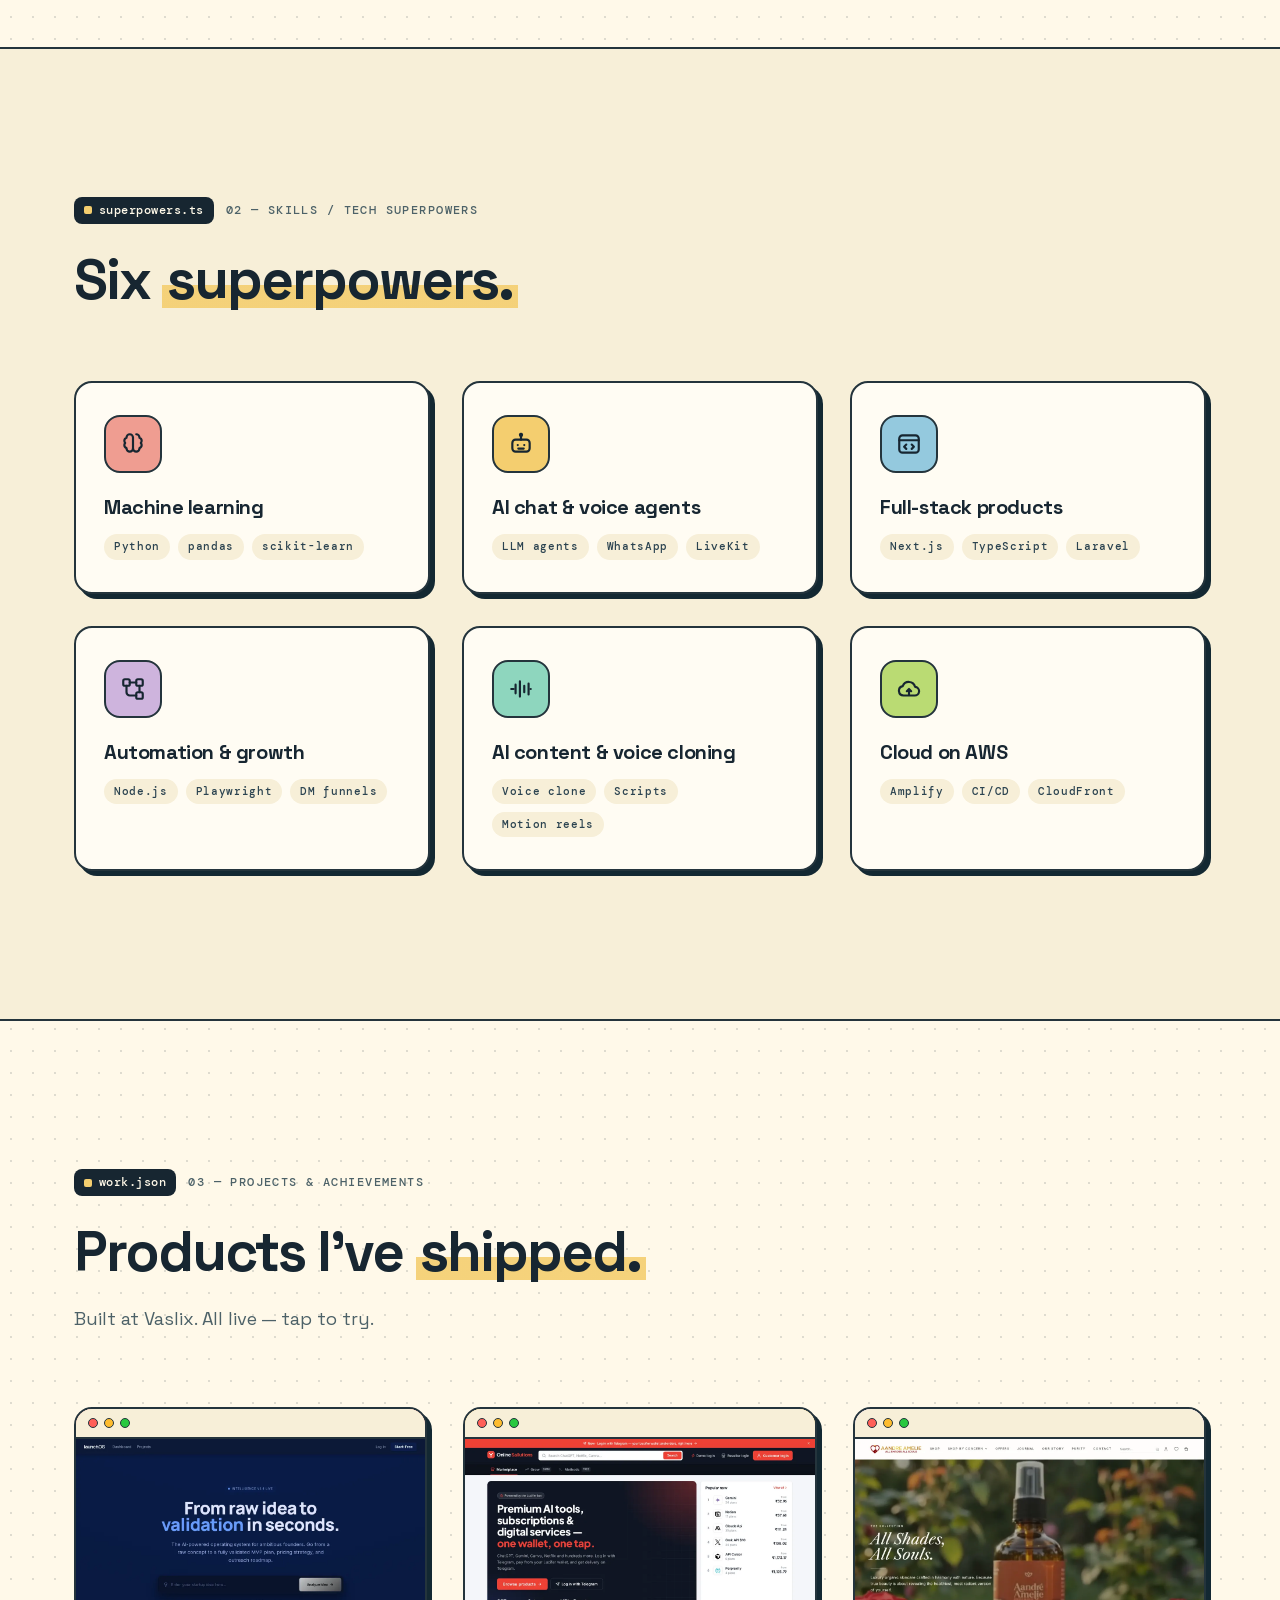
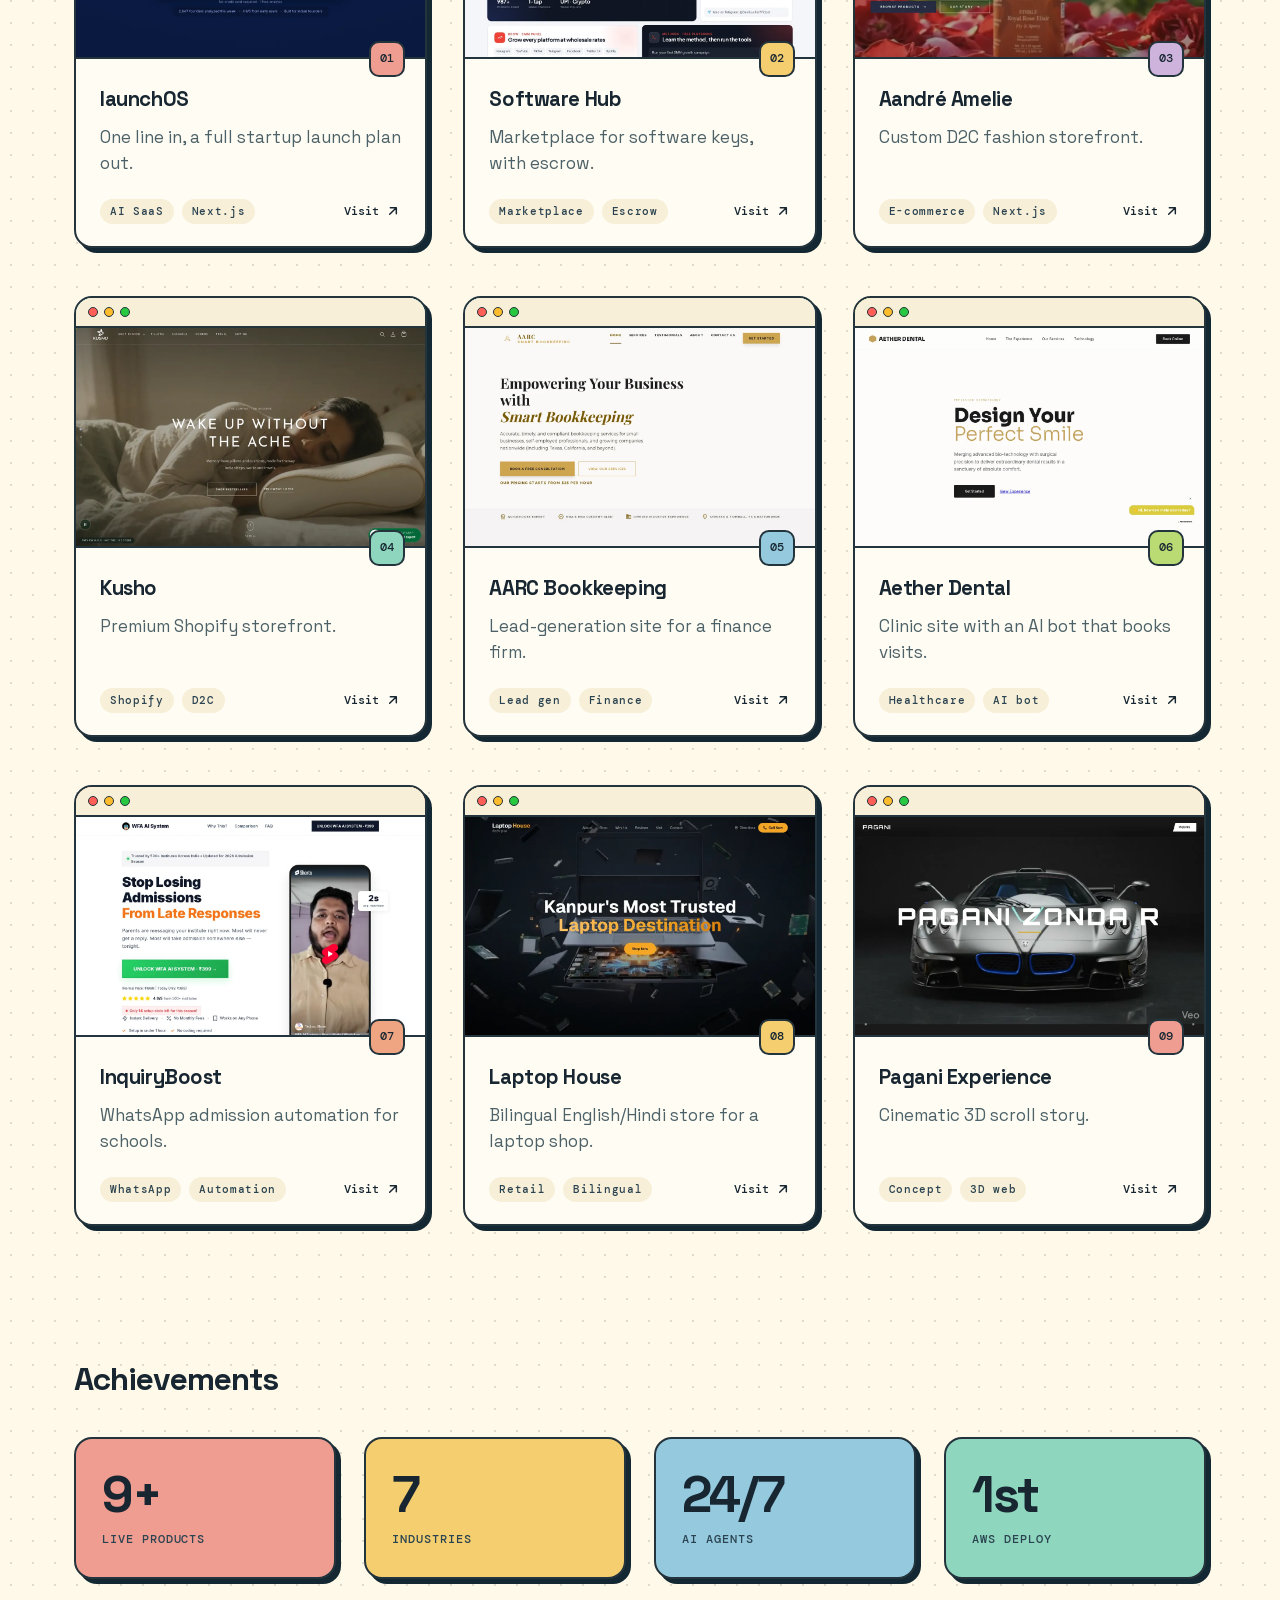
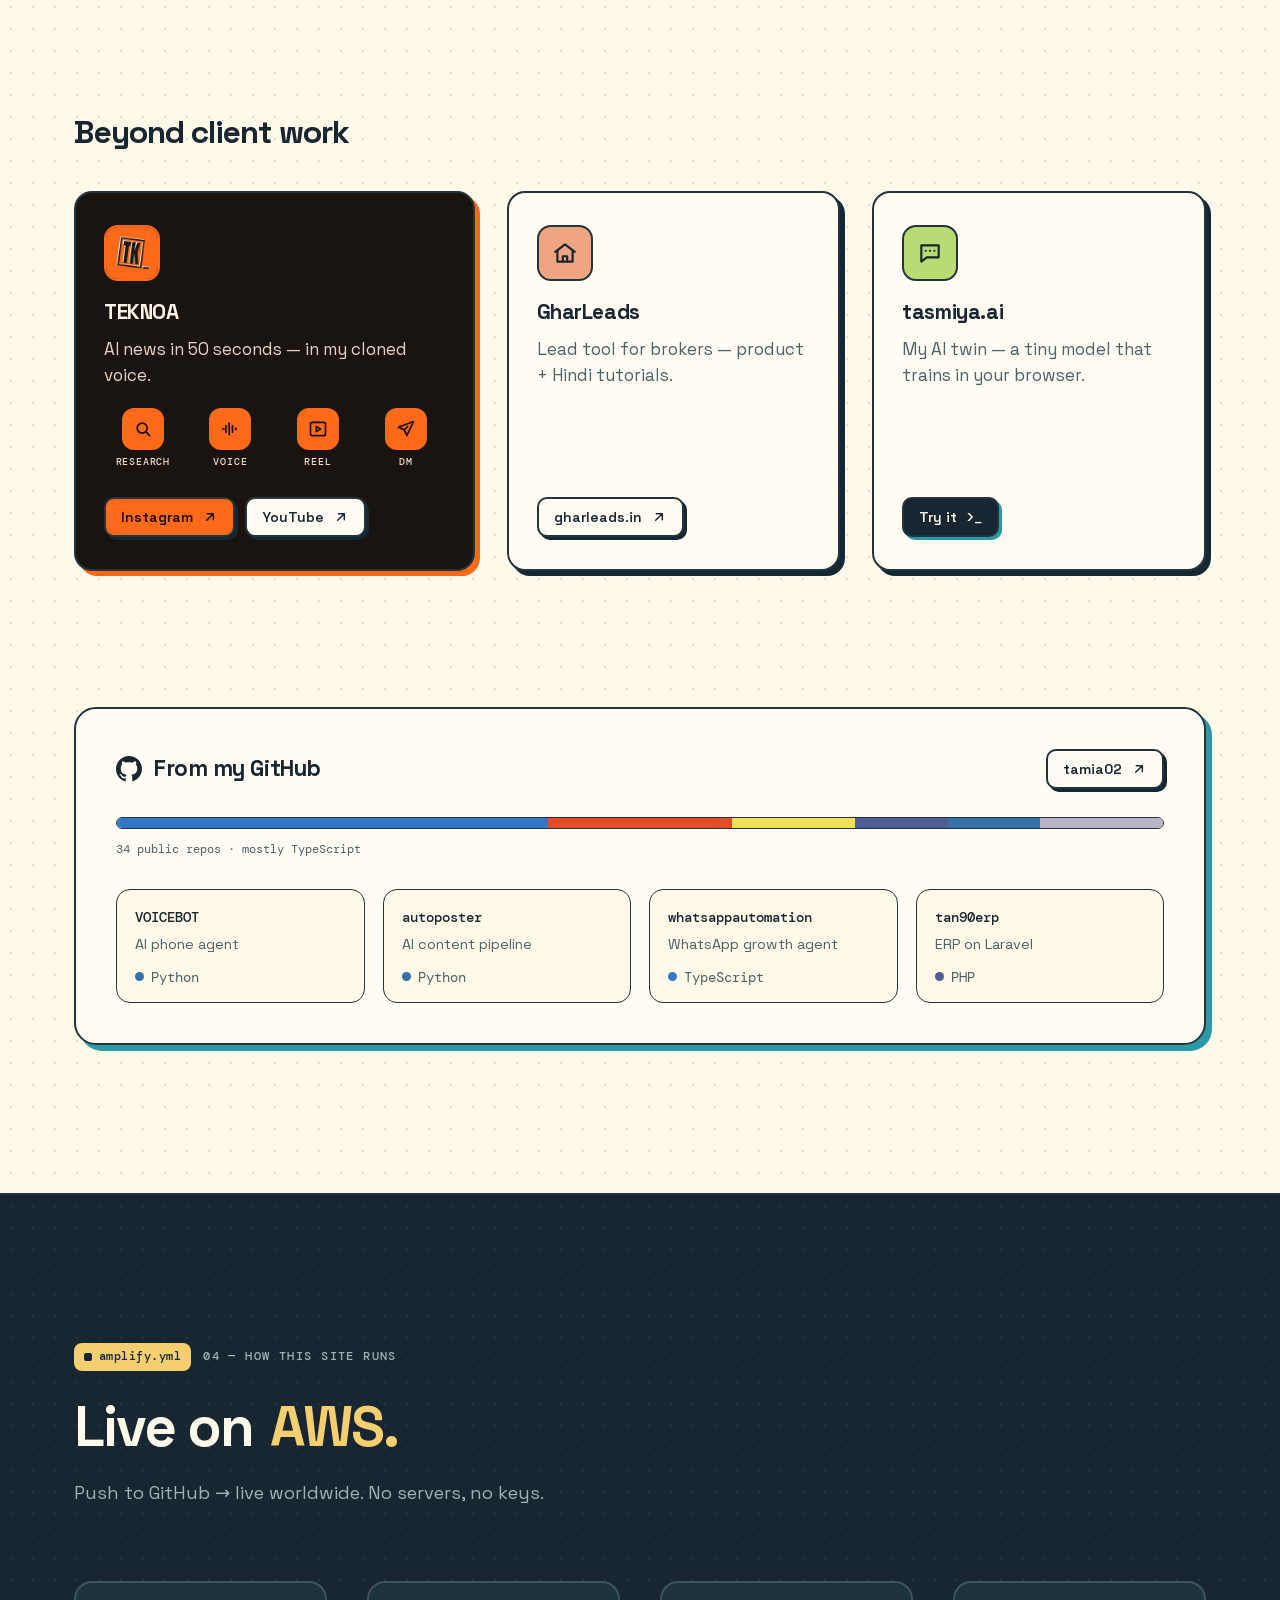
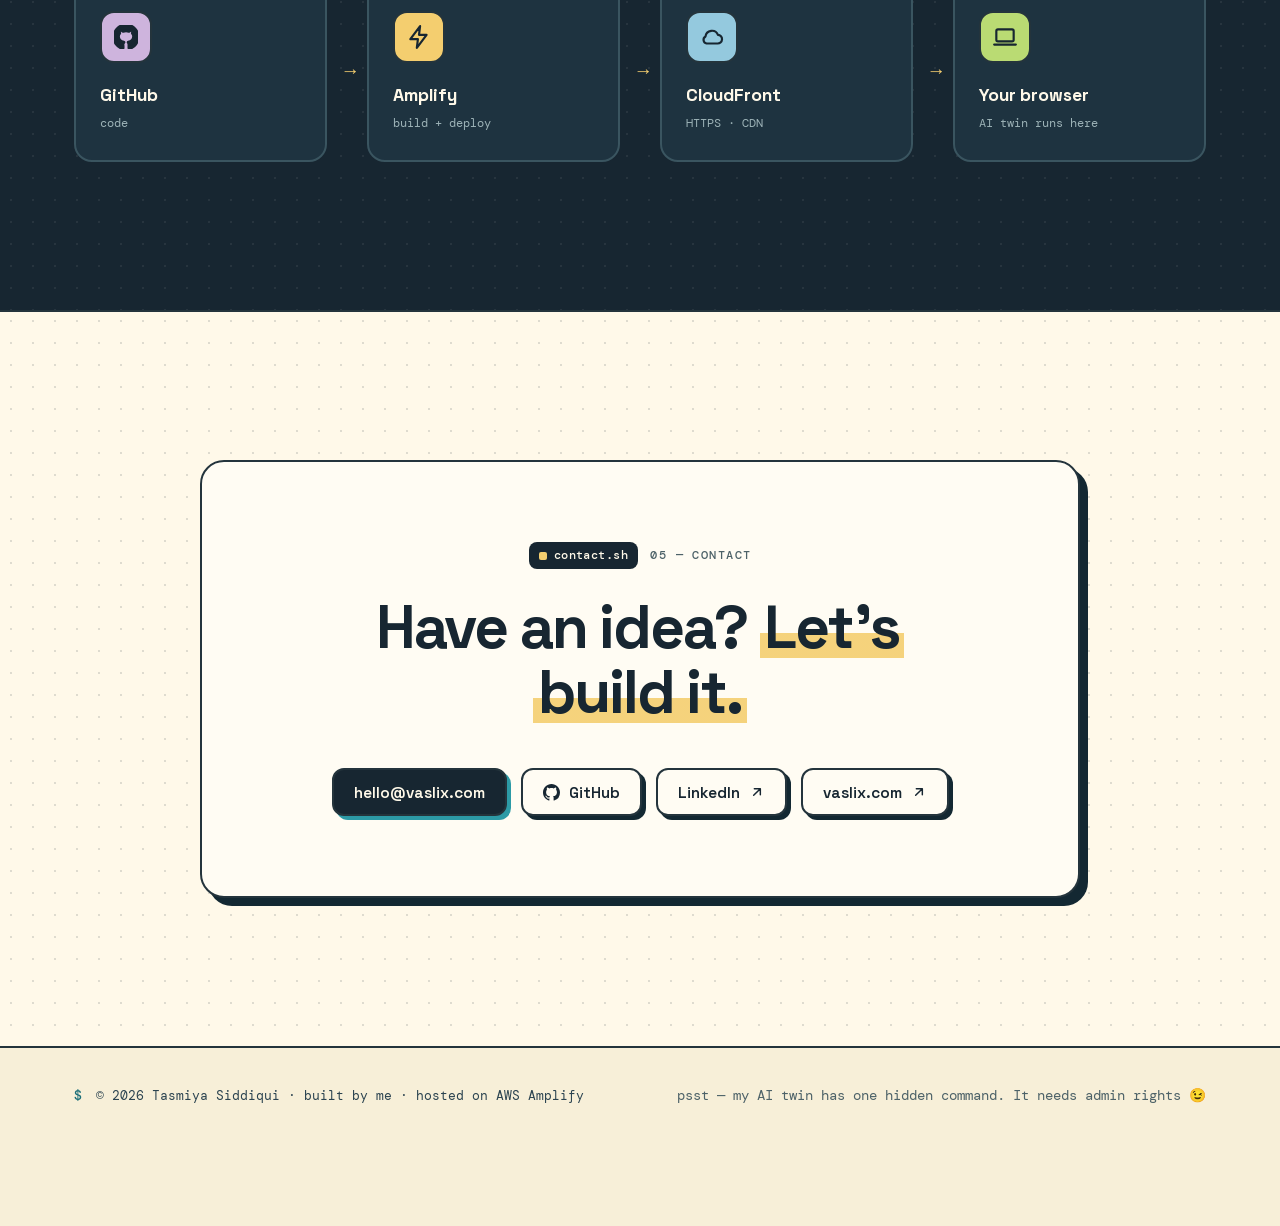
<file: site/classic.html>
<!doctype html>
<html lang="en" class="js booted">
<head>
<meta charset="utf-8">
<meta name="viewport" content="width=device-width, initial-scale=1, viewport-fit=cover">
<title>Tasmiya Siddiqui — classic view · AI/ML student &amp; founder of Vaslix</title>
<link rel="canonical" href="./">
<meta name="description" content="Tasmiya Siddiqui — 3rd-year BTech AI/ML student and founder of Vaslix, an AI agency. See 9 live products and talk to her AI twin.">
<meta name="theme-color" content="#FFF9E9">
<meta property="og:title" content="Tasmiya Siddiqui — student founder shipping real AI products">
<meta property="og:description" content="BTech AI/ML student · founder of Vaslix · creator of TEKNOA. Talk to my AI twin — a tiny ML model that trains in your browser.">
<meta property="og:type" content="website">
<meta property="og:image" content="og.png">
<link rel="icon" href="assets/favicon.png" type="image/png">
<link rel="apple-touch-icon" href="assets/apple-touch-icon.png">
<link rel="preload" href="assets/space-grotesk.woff2" as="font" type="font/woff2" crossorigin>
<link rel="preload" href="assets/dm-mono-400.woff2" as="font" type="font/woff2" crossorigin>
<link rel="preload" href="assets/pixel-world.png" as="image">
<link rel="stylesheet" href="classic.css">
</head>
<body>
<a class="skip" href="#main">Skip to content</a>
<p class="classic-bar">Classic view · <a href="index.html?noboot">open the TasmiyaOS desktop →</a></p>

<header class="nav" id="top">
  <div class="wrap nav__in">
    <a class="brand" href="#top" aria-label="Tasmiya Siddiqui — back to top"><span class="brand__mark" aria-hidden="true">T</span>tasmiya<span class="brand__dot">_os</span><span class="caret caret--sm" aria-hidden="true"></span></a>
    <nav aria-label="Main">
      <ul class="nav__links">
        <li><a href="#about">About</a></li>
        <li><a href="#superpowers">Skills</a></li>
        <li><a href="#work">Work</a></li>
        <li><a href="#aws">On AWS</a></li>
        <li><a href="index.html?noboot" class="os-link">🖥 TasmiyaOS</a></li>
      </ul>
    </nav>
    <span class="clock" id="clock" title="Tasmiya’s local time (India)"><span id="clock-t">--:--</span> IST</span>
    <button class="btn btn--dark btn--sm" type="button" data-open-twin aria-controls="twin" aria-expanded="false"><span class="dot" aria-hidden="true"></span> AI twin</button>
  </div>
</header>

<main id="main">
  <section class="hero" aria-labelledby="hero-title">
    <div class="hero__sky" aria-hidden="true"><img class="cloud cloud--1" src="assets/pixel-cloud.svg" alt=""><img class="cloud cloud--2" src="assets/pixel-cloud.svg" alt=""><img class="cloud cloud--3" src="assets/pixel-cloud.svg" alt=""></div>
    <canvas class="hero__net" id="net" aria-hidden="true"></canvas>
    <div class="wrap hero__in">
      <div class="hero__text win reveal">
        <div class="win__bar" aria-hidden="true"><span class="lights"><i></i><i></i><i></i></span><span>readme.md</span><span class="win__meta">online</span></div>
        <div class="win__body">
          <p class="hello"><span>Hello</span> BTech AI/ML · Founder, Vaslix</p>
          <h1 id="hero-title" aria-label="I’m Tasmiya Siddiqui. I turn ideas into live AI products.">I’m Tasmiya Siddiqui. I turn ideas into <em class="typed" id="typed" aria-hidden="true">live AI products.</em><span class="caret" aria-hidden="true"></span></h1>
          <div class="hero__cta">
            <a class="btn btn--dark" href="#work">See my work <svg class="ar" viewBox="0 0 24 24" aria-hidden="true"><path d="M7 17 17 7M8 7h9v9"/></svg></a>
            <button class="btn btn--light" type="button" data-open-twin aria-controls="twin" aria-expanded="false"><span class="mono" aria-hidden="true">&gt;_</span> Talk to my AI twin</button>
          </div>
        </div>
      </div>
      <ul class="apps reveal" aria-label="Jump to a section">
        <li><a class="app" href="#about" style="--c:var(--coral)"><span class="app__tile" aria-hidden="true"><svg viewBox="0 0 24 24"><circle cx="12" cy="8" r="4"/><path d="M4 21c1.5-4 4.5-6 8-6s6.5 2 8 6"/></svg></span><span class="app__label">About</span></a></li>
        <li><a class="app" href="#superpowers" style="--c:var(--gold)"><span class="app__tile" aria-hidden="true"><svg viewBox="0 0 24 24"><path d="M13 2 4 14h7l-1 8 9-12h-7z"/></svg></span><span class="app__label">Skills</span></a></li>
        <li><a class="app" href="#work" style="--c:var(--sky)"><span class="app__tile" aria-hidden="true"><svg viewBox="0 0 24 24"><rect x="3" y="7" width="18" height="13" rx="2"/><path d="M9 7V4h6v3M3 12h18"/></svg></span><span class="app__label">Work</span></a></li>
        <li><a class="app" href="#github" style="--c:var(--lilac)"><span class="app__tile" aria-hidden="true"><svg viewBox="0 0 24 24"><path d="m8 8-5 4 5 4M16 8l5 4-5 4M14 5l-4 14"/></svg></span><span class="app__label">GitHub</span></a></li>
        <li><a class="app" href="#aws" style="--c:var(--mint)"><span class="app__tile" aria-hidden="true"><svg viewBox="0 0 24 24"><path d="M7 18h10a4 4 0 0 0 .6-8A6 6 0 0 0 6.2 9.3 4.4 4.4 0 0 0 7 18z"/><path d="m10 14 2-2 2 2M12 12v5"/></svg></span><span class="app__label">On AWS</span></a></li>
        <li><button class="app app--twin" type="button" data-open-twin aria-controls="twin" aria-expanded="false" style="--c:var(--lime)"><span class="app__tile" aria-hidden="true"><svg viewBox="0 0 24 24"><rect x="3" y="4" width="18" height="16" rx="2"/><path d="m7 10 3 2-3 2M12 15h5"/></svg></span><span class="app__label">AI twin</span></button></li>
      </ul>
    </div>
  </section>

  <section id="about" class="section" aria-labelledby="about-title">
    <div class="wrap split">
      <div class="head">
        <p class="label"><span class="ftab">about.md</span> 01 — About me</p>
        <h2 id="about-title" class="reveal">Student by day. <em>Founder</em> by night.</h2>
        <p class="sub reveal">I learn how AI works in class — and ship it as real products outside it.</p>
      </div>
      <ul class="facts reveal" aria-label="Quick facts">
        <li style="--c:var(--sky)"><span class="facts__i"><svg viewBox="0 0 24 24" aria-hidden="true"><path d="M2 9l10-5 10 5-10 5z"/><path d="M6 11v5c2 2 10 2 12 0v-5"/><path d="M22 9v6"/></svg></span><b>BTech AI/ML</b><small>3rd year · Maharana Institute of Professional Studies</small></li>
        <li style="--c:var(--coral)"><span class="facts__i"><svg viewBox="0 0 24 24" aria-hidden="true"><path d="M5 15c-1.5 1.5-2 4.5-2 6 1.5 0 4.5-.5 6-2"/><path d="M9 15l-3-3c2-6 7-9 14-9 0 7-3 12-9 14z"/><circle cx="15" cy="9" r="1.8"/></svg></span><b>Founder</b><small>Vaslix · AI agency</small></li>
        <li style="--c:var(--gold)"><span class="facts__i"><svg viewBox="0 0 24 24" aria-hidden="true"><rect x="9" y="3" width="6" height="11" rx="3"/><path d="M5 11a7 7 0 0 0 14 0M12 18v3"/></svg></span><b>Creator</b><small>TEKNOA · AI news</small></li>
        <li style="--c:var(--mint)"><span class="facts__i"><svg viewBox="0 0 24 24" aria-hidden="true"><circle cx="12" cy="12" r="9"/><path d="M3 12h18M12 3c3 3 3 15 0 18M12 3c-3 3-3 15 0 18"/></svg></span><b>India 🇮🇳</b><small>English · Hindi</small></li>
      </ul>
    </div>
  </section>

  <section id="superpowers" class="section section--soft" aria-labelledby="skills-title">
    <div class="wrap">
      <div class="head">
        <p class="label"><span class="ftab">superpowers.ts</span> 02 — Skills / tech superpowers</p>
        <h2 id="skills-title" class="reveal">Six <em>superpowers.</em></h2>
      </div>
      <ul class="skills">
        <li class="skill reveal" style="--c:var(--coral)"><span class="skill__icon"><svg viewBox="0 0 24 24" aria-hidden="true"><path d="M9 3a3 3 0 0 0-3 3v.2A3 3 0 0 0 4 9a3 3 0 0 0 .8 2A3 3 0 0 0 4 13a3 3 0 0 0 2 2.8V16a3 3 0 0 0 3 3 3 3 0 0 0 3-3V6a3 3 0 0 0-3-3zM15 3a3 3 0 0 1 3 3v.2A3 3 0 0 1 20 9a3 3 0 0 1-.8 2 3 3 0 0 1 .8 2 3 3 0 0 1-2 2.8V16a3 3 0 0 1-3 3 3 3 0 0 1-3-3"/></svg></span><div><h3>Machine learning</h3><ul class="tags"><li>Python</li><li>pandas</li><li>scikit-learn</li></ul></div></li>
        <li class="skill reveal" style="--c:var(--gold)"><span class="skill__icon"><svg viewBox="0 0 24 24" aria-hidden="true"><rect x="4" y="8" width="16" height="11" rx="3"/><path d="M12 4v4M9 13h.01M15 13h.01M9.5 16.2h5"/><circle cx="12" cy="3.5" r="1"/></svg></span><div><h3>AI chat &amp; voice agents</h3><ul class="tags"><li>LLM agents</li><li>WhatsApp</li><li>LiveKit</li></ul></div></li>
        <li class="skill reveal" style="--c:var(--sky)"><span class="skill__icon"><svg viewBox="0 0 24 24" aria-hidden="true"><rect x="3" y="4" width="18" height="16" rx="3"/><path d="M3 8.5h18M9.5 12.5 7.5 14.5l2 2M14.5 12.5l2 2-2 2"/></svg></span><div><h3>Full-stack products</h3><ul class="tags"><li>Next.js</li><li>TypeScript</li><li>Laravel</li></ul></div></li>
        <li class="skill reveal" style="--c:var(--lilac)"><span class="skill__icon"><svg viewBox="0 0 24 24" aria-hidden="true"><rect x="3" y="3" width="6" height="6" rx="1.5"/><rect x="15" y="15" width="6" height="6" rx="1.5"/><rect x="15" y="3" width="6" height="6" rx="1.5"/><path d="M9 6h6M18 9v6M6 9v6a3 3 0 0 0 3 3h6"/></svg></span><div><h3>Automation &amp; growth</h3><ul class="tags"><li>Node.js</li><li>Playwright</li><li>DM funnels</li></ul></div></li>
        <li class="skill reveal" style="--c:var(--mint)"><span class="skill__icon"><svg viewBox="0 0 24 24" aria-hidden="true"><path d="M3 12h2M7 8v8M11 5v14M15 9v6M19 7v10M21 12h0"/></svg></span><div><h3>AI content &amp; voice cloning</h3><ul class="tags"><li>Voice clone</li><li>Scripts</li><li>Motion reels</li></ul></div></li>
        <li class="skill reveal" style="--c:var(--lime)"><span class="skill__icon"><svg viewBox="0 0 24 24" aria-hidden="true"><path d="M7 18h10a4 4 0 0 0 .6-8A6 6 0 0 0 6.2 9.3 4.4 4.4 0 0 0 7 18z"/><path d="m10 14 2-2 2 2M12 12v5"/></svg></span><div><h3>Cloud on AWS</h3><ul class="tags"><li>Amplify</li><li>CI/CD</li><li>CloudFront</li></ul></div></li>
      </ul>
    </div>
  </section>

  <section id="work" class="section" aria-labelledby="work-title">
    <div class="wrap">
      <div class="head">
        <p class="label"><span class="ftab">work.json</span> 03 — Projects &amp; achievements</p>
        <h2 id="work-title" class="reveal">Products I’ve <em>shipped.</em></h2>
        <p class="sub reveal">Built at Vaslix. All live — tap to try.</p>
      </div>
      <p class="swipe" aria-hidden="true">swipe <span>→</span></p>
      <ul class="projs" aria-label="Nine live projects" tabindex="0">
        <li class="proj reveal" style="--c:var(--coral)">
          <a class="proj__link" href="https://www.launchos.co.in/" target="_blank" rel="noopener">
            <span class="proj__shot"><span class="proj__bar" aria-hidden="true"><i></i><i></i><i></i></span><img src="assets/work/launchos.webp" width="1200" height="750" loading="lazy" alt=""></span>
            <span class="proj__body">
              <span class="proj__n" aria-hidden="true">01</span>
              <span class="proj__t">launchOS</span>
              <span class="proj__d">One line in, a full startup launch plan out.</span>
              <span class="proj__foot"><span class="tags"><span>AI SaaS</span><span>Next.js</span></span><span class="proj__go">Visit <svg class="ar" viewBox="0 0 24 24" aria-hidden="true"><path d="M7 17 17 7M8 7h9v9"/></svg><span class="sr-only"> launchOS (opens in a new tab)</span></span></span>
            </span>
          </a>
        </li>
        <li class="proj reveal" style="--c:var(--gold)">
          <a class="proj__link" href="https://pool.softwarehub.tech/market" target="_blank" rel="noopener">
            <span class="proj__shot"><span class="proj__bar" aria-hidden="true"><i></i><i></i><i></i></span><img src="assets/work/softwarehub.webp" width="1200" height="750" loading="lazy" alt=""></span>
            <span class="proj__body">
              <span class="proj__n" aria-hidden="true">02</span>
              <span class="proj__t">Software Hub</span>
              <span class="proj__d">Marketplace for software keys, with escrow.</span>
              <span class="proj__foot"><span class="tags"><span>Marketplace</span><span>Escrow</span></span><span class="proj__go">Visit <svg class="ar" viewBox="0 0 24 24" aria-hidden="true"><path d="M7 17 17 7M8 7h9v9"/></svg><span class="sr-only"> Software Hub (opens in a new tab)</span></span></span>
            </span>
          </a>
        </li>
        <li class="proj reveal" style="--c:var(--lilac)">
          <a class="proj__link" href="https://www.aandreamelie.com/" target="_blank" rel="noopener">
            <span class="proj__shot"><span class="proj__bar" aria-hidden="true"><i></i><i></i><i></i></span><img src="assets/work/aandre.webp" width="1200" height="750" loading="lazy" alt=""></span>
            <span class="proj__body">
              <span class="proj__n" aria-hidden="true">03</span>
              <span class="proj__t">Aandré Amelie</span>
              <span class="proj__d">Custom D2C fashion storefront.</span>
              <span class="proj__foot"><span class="tags"><span>E-commerce</span><span>Next.js</span></span><span class="proj__go">Visit <svg class="ar" viewBox="0 0 24 24" aria-hidden="true"><path d="M7 17 17 7M8 7h9v9"/></svg><span class="sr-only"> Aandré Amelie (opens in a new tab)</span></span></span>
            </span>
          </a>
        </li>
        <li class="proj reveal" style="--c:var(--mint)">
          <a class="proj__link" href="https://kusho.vercel.app/" target="_blank" rel="noopener">
            <span class="proj__shot"><span class="proj__bar" aria-hidden="true"><i></i><i></i><i></i></span><img src="assets/work/kusho.webp" width="1200" height="750" loading="lazy" alt=""></span>
            <span class="proj__body">
              <span class="proj__n" aria-hidden="true">04</span>
              <span class="proj__t">Kusho</span>
              <span class="proj__d">Premium Shopify storefront.</span>
              <span class="proj__foot"><span class="tags"><span>Shopify</span><span>D2C</span></span><span class="proj__go">Visit <svg class="ar" viewBox="0 0 24 24" aria-hidden="true"><path d="M7 17 17 7M8 7h9v9"/></svg><span class="sr-only"> Kusho (opens in a new tab)</span></span></span>
            </span>
          </a>
        </li>
        <li class="proj reveal" style="--c:var(--sky)">
          <a class="proj__link" href="https://www.aarcbookkeeping.com/" target="_blank" rel="noopener">
            <span class="proj__shot"><span class="proj__bar" aria-hidden="true"><i></i><i></i><i></i></span><img src="assets/work/aarc.webp" width="1200" height="750" loading="lazy" alt=""></span>
            <span class="proj__body">
              <span class="proj__n" aria-hidden="true">05</span>
              <span class="proj__t">AARC Bookkeeping</span>
              <span class="proj__d">Lead-generation site for a finance firm.</span>
              <span class="proj__foot"><span class="tags"><span>Lead gen</span><span>Finance</span></span><span class="proj__go">Visit <svg class="ar" viewBox="0 0 24 24" aria-hidden="true"><path d="M7 17 17 7M8 7h9v9"/></svg><span class="sr-only"> AARC Bookkeeping (opens in a new tab)</span></span></span>
            </span>
          </a>
        </li>
        <li class="proj reveal" style="--c:var(--lime)">
          <a class="proj__link" href="https://phenomenal-cascaron-982e78.netlify.app/" target="_blank" rel="noopener">
            <span class="proj__shot"><span class="proj__bar" aria-hidden="true"><i></i><i></i><i></i></span><img src="assets/work/aether.webp" width="1200" height="750" loading="lazy" alt=""></span>
            <span class="proj__body">
              <span class="proj__n" aria-hidden="true">06</span>
              <span class="proj__t">Aether Dental</span>
              <span class="proj__d">Clinic site with an AI bot that books visits.</span>
              <span class="proj__foot"><span class="tags"><span>Healthcare</span><span>AI bot</span></span><span class="proj__go">Visit <svg class="ar" viewBox="0 0 24 24" aria-hidden="true"><path d="M7 17 17 7M8 7h9v9"/></svg><span class="sr-only"> Aether Dental (opens in a new tab)</span></span></span>
            </span>
          </a>
        </li>
        <li class="proj reveal" style="--c:var(--peach)">
          <a class="proj__link" href="https://inquiryboost.vercel.app/" target="_blank" rel="noopener">
            <span class="proj__shot"><span class="proj__bar" aria-hidden="true"><i></i><i></i><i></i></span><img src="assets/work/inquiryboost.webp" width="1200" height="750" loading="lazy" alt=""></span>
            <span class="proj__body">
              <span class="proj__n" aria-hidden="true">07</span>
              <span class="proj__t">InquiryBoost</span>
              <span class="proj__d">WhatsApp admission automation for schools.</span>
              <span class="proj__foot"><span class="tags"><span>WhatsApp</span><span>Automation</span></span><span class="proj__go">Visit <svg class="ar" viewBox="0 0 24 24" aria-hidden="true"><path d="M7 17 17 7M8 7h9v9"/></svg><span class="sr-only"> InquiryBoost (opens in a new tab)</span></span></span>
            </span>
          </a>
        </li>
        <li class="proj reveal" style="--c:var(--gold)">
          <a class="proj__link" href="https://laptophouse-knp.vercel.app/" target="_blank" rel="noopener">
            <span class="proj__shot"><span class="proj__bar" aria-hidden="true"><i></i><i></i><i></i></span><img src="assets/work/laptophouse.webp" width="1200" height="750" loading="lazy" alt=""></span>
            <span class="proj__body">
              <span class="proj__n" aria-hidden="true">08</span>
              <span class="proj__t">Laptop House</span>
              <span class="proj__d">Bilingual English/Hindi store for a laptop shop.</span>
              <span class="proj__foot"><span class="tags"><span>Retail</span><span>Bilingual</span></span><span class="proj__go">Visit <svg class="ar" viewBox="0 0 24 24" aria-hidden="true"><path d="M7 17 17 7M8 7h9v9"/></svg><span class="sr-only"> Laptop House (opens in a new tab)</span></span></span>
            </span>
          </a>
        </li>
        <li class="proj reveal" style="--c:var(--coral)">
          <a class="proj__link" href="https://stately-seahorse-c66817.netlify.app/" target="_blank" rel="noopener">
            <span class="proj__shot"><span class="proj__bar" aria-hidden="true"><i></i><i></i><i></i></span><img src="assets/work/pagani.webp" width="1200" height="750" loading="lazy" alt=""></span>
            <span class="proj__body">
              <span class="proj__n" aria-hidden="true">09</span>
              <span class="proj__t">Pagani Experience</span>
              <span class="proj__d">Cinematic 3D scroll story.</span>
              <span class="proj__foot"><span class="tags"><span>Concept</span><span>3D web</span></span><span class="proj__go">Visit <svg class="ar" viewBox="0 0 24 24" aria-hidden="true"><path d="M7 17 17 7M8 7h9v9"/></svg><span class="sr-only"> Pagani Experience (opens in a new tab)</span></span></span>
            </span>
          </a>
        </li>
      </ul>

      <h3 class="sub-h reveal">Achievements</h3>
      <ul class="wins reveal">
        <li style="--c:var(--coral)"><b>9+</b><span>live products</span></li>
        <li style="--c:var(--gold)"><b>7</b><span>industries</span></li>
        <li style="--c:var(--sky)"><b>24/7</b><span>AI agents</span></li>
        <li style="--c:var(--mint)"><b>1st</b><span>AWS deploy</span></li>
      </ul>

      <h3 class="sub-h reveal">Beyond client work</h3>
      <ul class="extras">
        <li class="extra extra--teknoa reveal">
          <img src="assets/teknoa-logo.webp" width="64" height="64" alt="TEKNOA logo">
          <h4>TEKNOA</h4>
          <p>AI news in 50 seconds — in my cloned voice.</p>
          <ol class="pipe" aria-label="How a TEKNOA reel is made">
            <li><span><svg viewBox="0 0 24 24" aria-hidden="true"><circle cx="11" cy="11" r="6"/><path d="M20 20l-4.5-4.5"/></svg></span>Research</li><li><span><svg viewBox="0 0 24 24" aria-hidden="true"><path d="M3 12h2M7 8v8M11 5v14M15 8v8M19 11v2"/></svg></span>Voice</li><li><span><svg viewBox="0 0 24 24" aria-hidden="true"><rect x="3" y="4" width="18" height="16" rx="2"/><path d="M10 9l5 3-5 3z"/></svg></span>Reel</li><li><span><svg viewBox="0 0 24 24" aria-hidden="true"><path d="M21 3 3 10l7 3 3 7z"/><path d="M10 13l4-4"/></svg></span>DM</li>
          </ol>
          <div class="row"><a class="btn btn--orange btn--sm" href="https://www.instagram.com/tek_noa/" target="_blank" rel="noopener">Instagram <svg class="ar" viewBox="0 0 24 24" aria-hidden="true"><path d="M7 17 17 7M8 7h9v9"/></svg></a><a class="btn btn--light btn--sm" href="https://www.youtube.com/@tek_noa" target="_blank" rel="noopener">YouTube <svg class="ar" viewBox="0 0 24 24" aria-hidden="true"><path d="M7 17 17 7M8 7h9v9"/></svg></a></div>
        </li>
        <li class="extra reveal" style="--c:var(--peach)">
          <span class="extra__i"><svg viewBox="0 0 24 24" aria-hidden="true"><path d="M3 11l9-7 9 7"/><path d="M5 10v10h14V10"/><path d="M10 20v-5h4v5"/></svg></span>
          <h4>GharLeads</h4>
          <p>Lead tool for brokers — product + Hindi tutorials.</p>
          <div class="row"><a class="btn btn--light btn--sm" href="https://gharleads.in" target="_blank" rel="noopener">gharleads.in <svg class="ar" viewBox="0 0 24 24" aria-hidden="true"><path d="M7 17 17 7M8 7h9v9"/></svg></a></div>
        </li>
        <li class="extra reveal" style="--c:var(--lime)">
          <span class="extra__i"><svg viewBox="0 0 24 24" aria-hidden="true"><path d="M4 5h16v11H9l-5 4z"/><path d="M8 10h.01M12 10h.01M16 10h.01"/></svg></span>
          <h4>tasmiya.ai</h4>
          <p>My AI twin — a tiny model that trains in your browser.</p>
          <div class="row"><button class="btn btn--dark btn--sm" type="button" data-open-twin aria-controls="twin" aria-expanded="false">Try it <span class="mono" aria-hidden="true">&gt;_</span></button></div>
        </li>
      </ul>

      <div class="gh-box reveal" id="github">
        <div class="gh-box__head">
          <h3 class="gh-box__t"><svg class="gh" viewBox="0 0 16 16" aria-hidden="true"><path d="M8 0C3.58 0 0 3.58 0 8c0 3.54 2.29 6.53 5.47 7.59.4.07.55-.17.55-.38 0-.19-.01-.82-.01-1.49-2.01.37-2.53-.49-2.69-.94-.09-.23-.48-.94-.82-1.13-.28-.15-.68-.52-.01-.53.63-.01 1.08.58 1.23.82.72 1.21 1.87.87 2.33.66.07-.52.28-.87.51-1.07-1.78-.2-3.64-.89-3.64-3.95 0-.87.31-1.59.82-2.15-.08-.2-.36-1.02.08-2.12 0 0 .67-.21 2.2.82.64-.18 1.32-.27 2-.27.68 0 1.36.09 2 .27 1.53-1.04 2.2-.82 2.2-.82.44 1.1.16 1.92.08 2.12.51.56.82 1.27.82 2.15 0 3.07-1.87 3.75-3.65 3.95.29.25.54.73.54 1.48 0 1.07-.01 1.93-.01 2.2 0 .21.15.46.55.38A8.013 8.013 0 0 0 16 8c0-4.42-3.58-8-8-8z"/></svg> From my GitHub</h3>
          <a class="btn btn--light btn--sm" href="https://github.com/tamia02" target="_blank" rel="noopener">tamia02 <svg class="ar" viewBox="0 0 24 24" aria-hidden="true"><path d="M7 17 17 7M8 7h9v9"/></svg></a>
        </div>
        <div class="langs" aria-label="Languages across my 34 public repositories: mostly TypeScript, then HTML, JavaScript, PHP and Python">
          <div class="langs__bar" aria-hidden="true"><i style="width:41.2%;background:#3178C6"></i><i style="width:17.6%;background:#E34C26"></i><i style="width:11.8%;background:#F1E05A"></i><i style="width:8.8%;background:#4F5D95"></i><i style="width:8.8%;background:#3572A5"></i><i style="width:11.8%;background:#B8B4C8"></i></div>
          <p class="langs__t"><span class="mono">34</span> public repos · mostly TypeScript</p>
        </div>
        <ul class="repos"><li><a class="repo" href="https://github.com/tamia02/VOICEBOT" target="_blank" rel="noopener"><b>VOICEBOT</b><span>AI phone agent</span><span class="repo__lang"><i style="background:#3572A5"></i>Python</span></a></li><li><a class="repo" href="https://github.com/tamia02/autoposter" target="_blank" rel="noopener"><b>autoposter</b><span>AI content pipeline</span><span class="repo__lang"><i style="background:#3572A5"></i>Python</span></a></li><li><a class="repo" href="https://github.com/tamia02/whatsappautomation" target="_blank" rel="noopener"><b>whatsappautomation</b><span>WhatsApp growth agent</span><span class="repo__lang"><i style="background:#3178C6"></i>TypeScript</span></a></li><li><a class="repo" href="https://github.com/tamia02/tan90erp" target="_blank" rel="noopener"><b>tan90erp</b><span>ERP on Laravel</span><span class="repo__lang"><i style="background:#4F5D95"></i>PHP</span></a></li></ul>
      </div>
    </div>
  </section>

  <section id="aws" class="section section--ink" aria-labelledby="aws-title">
    <div class="wrap">
      <div class="head">
        <p class="label label--light"><span class="ftab ftab--dark">amplify.yml</span> 04 — How this site runs</p>
        <h2 id="aws-title" class="reveal">Live on <em>AWS.</em></h2>
        <p class="sub reveal">Push to GitHub → live worldwide. No servers, no keys.</p>
      </div>
      <ol class="flow reveal" aria-label="Deployment flow">
        <li style="--c:var(--lilac)"><span class="flow__i"><svg class="gh" viewBox="0 0 16 16" aria-hidden="true"><path d="M8 0C3.58 0 0 3.58 0 8c0 3.54 2.29 6.53 5.47 7.59.4.07.55-.17.55-.38 0-.19-.01-.82-.01-1.49-2.01.37-2.53-.49-2.69-.94-.09-.23-.48-.94-.82-1.13-.28-.15-.68-.52-.01-.53.63-.01 1.08.58 1.23.82.72 1.21 1.87.87 2.33.66.07-.52.28-.87.51-1.07-1.78-.2-3.64-.89-3.64-3.95 0-.87.31-1.59.82-2.15-.08-.2-.36-1.02.08-2.12 0 0 .67-.21 2.2.82.64-.18 1.32-.27 2-.27.68 0 1.36.09 2 .27 1.53-1.04 2.2-.82 2.2-.82.44 1.1.16 1.92.08 2.12.51.56.82 1.27.82 2.15 0 3.07-1.87 3.75-3.65 3.95.29.25.54.73.54 1.48 0 1.07-.01 1.93-.01 2.2 0 .21.15.46.55.38A8.013 8.013 0 0 0 16 8c0-4.42-3.58-8-8-8z"/></svg></span><b>GitHub</b><small>code</small></li>
        <li style="--c:var(--gold)"><span class="flow__i"><svg viewBox="0 0 24 24" aria-hidden="true"><path d="M13 2 4 14h7l-1 8 9-12h-7z"/></svg></span><b>Amplify</b><small>build + deploy</small></li>
        <li style="--c:var(--sky)"><span class="flow__i"><svg viewBox="0 0 24 24" aria-hidden="true"><path d="M7 18h10a4 4 0 0 0 .5-8 6 6 0 0 0-11.5 1.5A3.5 3.5 0 0 0 7 18z"/></svg></span><b>CloudFront</b><small>HTTPS · CDN</small></li>
        <li style="--c:var(--lime)"><span class="flow__i"><svg viewBox="0 0 24 24" aria-hidden="true"><rect x="4" y="5" width="16" height="11" rx="1.5"/><path d="M2 19h20"/></svg></span><b>Your browser</b><small>AI twin runs here</small></li>
      </ol>
    </div>
  </section>

  <section class="section contact" aria-labelledby="contact-title">
    <div class="wrap contact__in">
      <p class="label"><span class="ftab">contact.sh</span> 05 — Contact</p>
      <h2 id="contact-title" class="reveal">Have an idea? <em>Let’s build it.</em></h2>
      <div class="contact__links reveal">
        <a class="btn btn--dark" href="mailto:hello@vaslix.com">hello@vaslix.com</a>
        <a class="btn btn--light" href="https://github.com/tamia02" target="_blank" rel="noopener"><svg class="gh" viewBox="0 0 16 16" aria-hidden="true"><path d="M8 0C3.58 0 0 3.58 0 8c0 3.54 2.29 6.53 5.47 7.59.4.07.55-.17.55-.38 0-.19-.01-.82-.01-1.49-2.01.37-2.53-.49-2.69-.94-.09-.23-.48-.94-.82-1.13-.28-.15-.68-.52-.01-.53.63-.01 1.08.58 1.23.82.72 1.21 1.87.87 2.33.66.07-.52.28-.87.51-1.07-1.78-.2-3.64-.89-3.64-3.95 0-.87.31-1.59.82-2.15-.08-.2-.36-1.02.08-2.12 0 0 .67-.21 2.2.82.64-.18 1.32-.27 2-.27.68 0 1.36.09 2 .27 1.53-1.04 2.2-.82 2.2-.82.44 1.1.16 1.92.08 2.12.51.56.82 1.27.82 2.15 0 3.07-1.87 3.75-3.65 3.95.29.25.54.73.54 1.48 0 1.07-.01 1.93-.01 2.2 0 .21.15.46.55.38A8.013 8.013 0 0 0 16 8c0-4.42-3.58-8-8-8z"/></svg> GitHub</a>
        <a class="btn btn--light" href="https://www.linkedin.com/company/vaslix" target="_blank" rel="noopener">LinkedIn <svg class="ar" viewBox="0 0 24 24" aria-hidden="true"><path d="M7 17 17 7M8 7h9v9"/></svg></a>
        <a class="btn btn--light" href="https://vaslix.com" target="_blank" rel="noopener">vaslix.com <svg class="ar" viewBox="0 0 24 24" aria-hidden="true"><path d="M7 17 17 7M8 7h9v9"/></svg></a>
      </div>
    </div>
  </section>
</main>

<footer class="footer">
  <div class="wrap footer__in">
    <p class="mono-line"><span class="prompt-sign">$</span> © <span id="year">2026</span> Tasmiya Siddiqui · built by me · hosted on AWS Amplify</p>
    <p class="small hint">psst — my AI twin has one hidden command. It needs admin rights 😉</p>
  </div>
</footer>

<!-- The visible hint for the interactive feature -->
<button class="psst" type="button" data-open-twin aria-controls="twin" aria-expanded="false">
  <span class="psst__bubble"><span class="psst__glow" aria-hidden="true"></span><span class="psst__txt">psst — talk to my AI twin</span> <span aria-hidden="true">⌨️</span></span><svg class="bot" viewBox="0 0 16 19" shape-rendering="crispEdges" aria-hidden="true"><rect class="blip" x="7" y="0" width="2" height="2" fill="#F4CE6F"/><rect x="7.5" y="2" width="1" height="2" fill="#172631"/><rect x="2" y="4" width="12" height="9" fill="#172631"/><rect x="3" y="5" width="10" height="7" fill="#8ED6BE"/><g class="eyes"><rect x="5" y="7" width="2" height="2" fill="#172631"/><rect x="9" y="7" width="2" height="2" fill="#172631"/></g><rect x="6" y="10" width="4" height="1" fill="#172631"/><rect x="1" y="7" width="1" height="3" fill="#172631"/><rect x="14" y="7" width="1" height="3" fill="#172631"/><rect x="4" y="13" width="8" height="5" fill="#172631"/><rect x="5" y="14" width="6" height="3" fill="#2C9AA6"/><rect x="7" y="15" width="2" height="1" fill="#F4CE6F"/><rect x="2" y="14" width="2" height="3" fill="#172631"/><rect x="12" y="14" width="2" height="3" fill="#172631"/></svg>
</button>

<!-- AI twin panel (non-modal: the page stays usable behind it) -->
<aside id="twin" class="twin" role="dialog" aria-modal="false" aria-labelledby="twin-title" hidden>
  <div class="twin__bar"><i></i><i></i><i></i><span>twin.exe — tasmiya_os</span></div>
  <div class="twin__head">
    <div class="twin__id">
      <span class="avatar" aria-hidden="true">T<i></i></span>
      <div>
        <h2 id="twin-title">tasmiya.ai <small>· my AI twin</small></h2>
        <p class="twin__status"><span class="live" aria-hidden="true"></span> <span id="model-status">training in your browser…</span></p>
      </div>
    </div>
    <div class="twin__actions">
      <button class="icon-btn" type="button" id="voice-btn" aria-label="Play my AI voice clone saying hi" title="Hear my AI voice clone">🔊</button>
      <button class="icon-btn" type="button" id="twin-close" aria-label="Close the AI twin">✕</button>
    </div>
  </div>
  <div class="twin__log" id="log" role="log" aria-live="polite" aria-relevant="additions" tabindex="0" aria-label="Conversation with the AI twin"></div>
  <div class="twin__chips" id="chips" aria-label="Suggested questions"></div>
  <form class="twin__form" id="twin-form" autocomplete="off">
    <label for="twin-input" class="sr-only">Ask my AI twin something</label>
    <span class="prompt" aria-hidden="true">&gt;</span>
    <input id="twin-input" name="q" type="text" maxlength="160" placeholder="ask me anything… or type help" enterkeyhint="send" autocapitalize="off" spellcheck="false">
    <button class="btn btn--violet btn--sm" type="submit">Send</button>
  </form>
  <audio id="voice" preload="none" src="assets/ai-twin-hello.mp3"></audio>
</aside>

<!-- Reel mode overlay -->
<div class="reel" id="reel" role="dialog" aria-modal="true" aria-labelledby="reel-title" hidden>
  <div class="reel__frame">
    <div class="reel__bar" aria-hidden="true"><i id="reel-progress"></i></div>
    <p class="reel__pill" id="reel-title">AI twin · reel mode</p>
    <p class="reel__hook" id="reel-hook"></p>
    <div class="reel__wave" aria-hidden="true"><i style="animation-delay:-0.00s"></i><i style="animation-delay:-0.14s"></i><i style="animation-delay:-0.27s"></i><i style="animation-delay:-0.41s"></i><i style="animation-delay:-0.55s"></i><i style="animation-delay:-0.69s"></i><i style="animation-delay:-0.82s"></i><i style="animation-delay:-0.96s"></i><i style="animation-delay:-0.10s"></i><i style="animation-delay:-0.23s"></i><i style="animation-delay:-0.37s"></i><i style="animation-delay:-0.51s"></i><i style="animation-delay:-0.64s"></i><i style="animation-delay:-0.78s"></i><i style="animation-delay:-0.92s"></i><i style="animation-delay:-0.06s"></i><i style="animation-delay:-0.19s"></i><i style="animation-delay:-0.33s"></i></div>
    <p class="reel__caption" id="reel-caption" aria-hidden="true"></p>
    <div class="reel__end">
      <span class="reel__logo" aria-hidden="true">T</span>
      <p>That was a reel made by an AI twin.</p>
      <p class="small">Real ones: <b>@tek_noa</b> on Instagram</p>
    </div>
    <p class="sr-only" id="reel-full"></p>
  </div>
  <div class="reel__controls">
    <button class="btn btn--light btn--sm" type="button" id="reel-replay">↺ Replay</button>
    <button class="btn btn--violet btn--sm" type="button" id="reel-close">Close</button>
  </div>
</div>

<div class="toast" id="toast" role="status" aria-live="polite"></div>
<script src="twin-data.js" defer></script>
<script src="classic.js" defer></script>
</body>
</html>
</file>
<file: site/os.css>
@font-face{font-family:"Space Grotesk";src:url("assets/space-grotesk.woff2") format("woff2");font-weight:300 700;font-display:swap}
@font-face{font-family:"DM Mono";src:url("assets/dm-mono-400.woff2") format("woff2");font-weight:400;font-display:swap}
@font-face{font-family:"DM Mono";src:url("assets/dm-mono-500.woff2") format("woff2");font-weight:500 700;font-display:swap}
:root{
  --paper:#FFF9E9;--paper2:#F7EFD8;--card:#FFFCF3;--ink:#172631;--ink2:#2B4350;--muted:#4D6268;--line:#172631;--sh:#132832;
  --teal:#2C9AA6;--teal-d:#1B6E78;--gold:#F4CE6F;--coral:#EF9D91;--peach:#EFA582;--lime:#BADB73;--sky:#94C9DE;--lilac:#CEB4DD;--mint:#8ED6BE;--orange:#FF8A4C;
  --skyc:#B9E3DF;
  --mono:"DM Mono",ui-monospace,SFMono-Regular,Menlo,monospace;
  --sans:"Space Grotesk",system-ui,-apple-system,"Segoe UI",sans-serif;
  --r:14px;--bw:2.5px;--ease:cubic-bezier(.16,1,.3,1);--spring:cubic-bezier(.34,1.56,.64,1);
  --mb:36px;--dockh:84px;
  --dots:radial-gradient(rgba(23,38,49,.13) 1px,transparent 1.3px);
}
*,*::before,*::after{box-sizing:border-box}
html{-webkit-text-size-adjust:100%;height:100%}
body{margin:0;min-height:100%;background:var(--paper);color:var(--ink);font:400 16px/1.55 var(--sans);-webkit-font-smoothing:antialiased;overflow:hidden}
img{max-width:100%;height:auto;display:block}
a{color:inherit}
h1,h2,h3,h4{margin:0;font-weight:700;letter-spacing:-.025em;line-height:1.1}
p{margin:0}ul,ol{margin:0;padding:0;list-style:none}
button{font:inherit;color:inherit}
mark{background:linear-gradient(transparent 58%,rgba(244,206,111,.95) 58%,rgba(244,206,111,.95) 90%,transparent 90%);color:inherit;padding:0 .06em}
::selection{background:var(--gold);color:var(--ink)}
:focus-visible{outline:3px solid var(--teal);outline-offset:3px;border-radius:8px}
.sr-only{position:absolute;width:1px;height:1px;padding:0;margin:-1px;overflow:hidden;clip:rect(0,0,0,0);white-space:nowrap;border:0}
.mono{font-family:var(--mono)}
.skip{position:fixed;left:12px;top:-80px;z-index:9999;background:var(--ink);color:var(--paper);padding:10px 14px;border-radius:10px;font-weight:700}
.skip:focus{top:44px}
.noscript{position:fixed;inset:auto 16px 16px;z-index:9999;padding:14px;background:var(--gold);border:var(--bw) solid var(--line);border-radius:12px}

/* ---------- buttons ---------- */
.btn{display:inline-flex;align-items:center;justify-content:center;gap:8px;min-height:44px;padding:10px 18px;border:var(--bw) solid var(--line);border-radius:12px;font:600 .95rem/1 var(--sans);text-decoration:none;cursor:pointer;box-shadow:3px 3px 0 var(--sh);transition:transform .18s var(--ease),box-shadow .18s var(--ease),background .2s;white-space:nowrap}
.btn:hover{transform:translate(-2px,-2px);box-shadow:5px 5px 0 var(--sh)}
.btn:active{transform:translate(2px,2px);box-shadow:0 0 0 var(--sh)}
.btn--dark{background:var(--ink);color:var(--paper)}
.btn--light{background:var(--card)}
.btn--light:hover{background:var(--gold)}
.btn--sm{min-height:36px;padding:7px 13px;font-size:.85rem;border-radius:10px}
.btn--sq{width:44px;padding:0}
.btn .ar{width:15px;height:15px;fill:none;stroke:currentColor;stroke-width:2.4;stroke-linecap:round;stroke-linejoin:round}
.row{display:flex;flex-wrap:wrap;gap:12px;align-items:center}
.icon-btn{width:38px;height:38px;display:inline-grid;place-items:center;border:2px solid var(--line);border-radius:10px;background:var(--card);cursor:pointer;font-size:1rem;box-shadow:2px 2px 0 var(--sh);transition:transform .15s var(--ease),background .2s}
.icon-btn:hover{background:var(--gold);transform:translate(-1px,-1px)}
.icon-btn.is-playing{background:var(--teal);color:#fff;animation:pulse 1s ease-in-out infinite}
.kbd{font:500 .72rem/1 var(--mono);padding:3px 6px;border:1.5px solid var(--line);border-radius:6px;background:var(--card);box-shadow:1.5px 1.5px 0 var(--sh)}
.live{display:inline-block;width:8px;height:8px;border-radius:50%;background:#28C840;box-shadow:0 0 0 0 rgba(40,200,64,.6);animation:ping 1.8s ease-out infinite}

/* ---------- boot ---------- */
.boot{position:fixed;inset:0;z-index:5000;display:none;place-items:center;background:var(--paper) var(--dots);background-size:22px 22px;cursor:pointer;transition:opacity .45s ease,visibility .45s}
html.js:not(.booted) .boot{display:grid}
.boot.is-done{opacity:0;visibility:hidden}
.boot__in{display:grid;justify-items:center;gap:14px;width:min(360px,86vw);text-align:center}
.bot--boot{width:72px;height:86px}
.boot__logo{font:700 2.4rem/1 var(--sans);letter-spacing:-.04em}
.boot__logo b{color:var(--teal)}
.boot__t{font:500 .9rem/1 var(--mono);color:var(--muted)}
.boot__bar{width:100%;height:16px;border:var(--bw) solid var(--line);border-radius:8px;background:var(--card);overflow:hidden;box-shadow:3px 3px 0 var(--sh)}
.boot__bar i{display:block;height:100%;width:0;background:repeating-linear-gradient(90deg,var(--teal) 0 10px,#3fb3bf 10px 20px);transition:width .2s linear}
.boot__log{width:100%;font:400 .78rem/1.9 var(--mono);text-align:left;color:var(--muted)}
.boot__log li{display:flex;justify-content:space-between;opacity:0;transform:translateY(4px);transition:all .3s var(--ease)}
.boot__log li::before{content:"✓";color:var(--teal);margin-right:8px;font-weight:700}
.boot__log li span{margin-left:auto}
.boot__log li.ok{opacity:1;transform:none}
.boot__skip{font:400 .72rem/1 var(--mono);color:var(--muted);opacity:.7}

/* ---------- menubar ---------- */
.menubar{position:fixed;top:0;left:0;right:0;z-index:3000;height:var(--mb);display:flex;align-items:center;justify-content:space-between;gap:12px;padding:0 14px;background:rgba(255,252,243,.92);backdrop-filter:blur(10px);-webkit-backdrop-filter:blur(10px);border-bottom:var(--bw) solid var(--line);font:500 .82rem/1 var(--mono)}
.menubar__l,.menubar__r{display:flex;align-items:center;gap:6px;min-width:0}
.menubar button,.menubar a{border:0;background:none;cursor:pointer;padding:7px 9px;border-radius:7px;text-decoration:none;font:inherit}
.menubar button:hover,.menubar a:hover{background:rgba(23,38,49,.08)}
.menubar__logo{display:inline-flex;align-items:center;gap:8px;font-weight:700!important}
.logo-mark{display:inline-grid;place-items:center;width:20px;height:20px;border-radius:6px;background:var(--ink);color:var(--gold);font:700 .8rem/1 var(--sans)}
.menubar__app{padding:0 6px;font-family:var(--sans);font-weight:700}
.menubar__nav{display:flex}
.menubar__twin{display:inline-flex!important;align-items:center;gap:7px;background:var(--ink)!important;color:var(--paper);padding:6px 11px!important}
.menubar__twin:hover{background:var(--teal)!important}
.clock{padding:0 4px 0 8px;white-space:nowrap;font-variant-numeric:tabular-nums}
.clock small{font-size:.7rem;color:var(--muted)}
.menu{position:relative}
.menu__list{position:absolute;top:calc(100% + 6px);left:0;min-width:230px;padding:6px;background:var(--card);border:var(--bw) solid var(--line);border-radius:12px;box-shadow:5px 5px 0 var(--sh)}
.menu__list button,.menu__list a{display:block;width:100%;text-align:left;padding:9px 10px!important;font-family:var(--sans)!important;font-size:.9rem!important}
.menu__list button:hover,.menu__list a:hover{background:var(--gold)!important}

/* ---------- desktop ---------- */
.desktop{position:fixed;inset:var(--mb) 0 0 0;overflow:hidden;background:var(--dots),linear-gradient(180deg,var(--paper) 0%,var(--paper) 30%,var(--skyc) 62%);background-size:22px 22px,auto}
.wall{position:absolute;left:0;right:0;bottom:0;height:46%;background:url("assets/pixel-world.png") center bottom/auto 100% repeat-x;image-rendering:pixelated;pointer-events:none}
.cloud{position:absolute;width:120px;image-rendering:pixelated;opacity:.95;animation:drift 60s linear infinite}
.cloud--1{top:-10%;left:-10%}.cloud--2{top:-30%;left:40%;width:90px;animation-duration:85s;animation-delay:-30s}.cloud--3{top:-18%;left:70%;width:150px;animation-duration:110s;animation-delay:-70s}
@keyframes drift{from{transform:translateX(-20vw)}to{transform:translateX(120vw)}}

.hello{position:absolute;right:clamp(28px,5vw,80px);top:clamp(36px,8vh,90px);max-width:480px;text-align:right;pointer-events:none}
.hello__k{font:500 .9rem/1 var(--mono);color:var(--muted);margin-bottom:10px}
.hello h1{font-size:clamp(2.6rem,4.6vw,4.4rem);letter-spacing:-.045em;line-height:.95}
.hello__l{margin-top:14px;font-size:1.05rem;color:var(--ink2)}
.hello__tip{margin-top:18px;font:400 .8rem/1 var(--mono);color:var(--muted)}
.hello__or{display:none}

.icons-wrap{position:absolute;left:18px;top:18px;bottom:calc(var(--dockh) + 10px)}
.icons{display:grid;grid-auto-flow:column;grid-template-rows:repeat(5,auto);gap:10px 8px;align-content:start}
.icon{display:flex;flex-direction:column;align-items:center;gap:7px;width:92px;padding:8px 4px;border:2px solid transparent;border-radius:12px;background:none;cursor:pointer;-webkit-tap-highlight-color:transparent;touch-action:manipulation}
.icon__tile{display:grid;place-items:center;width:56px;height:56px;border:var(--bw) solid var(--line);border-radius:16px;background:var(--c);box-shadow:3px 3px 0 var(--sh);transition:transform .2s var(--spring),box-shadow .2s var(--ease)}
.icon__tile svg{width:28px;height:28px;fill:none;stroke:var(--ink);stroke-width:2;stroke-linecap:round;stroke-linejoin:round}
.icon__tile img{width:100%;height:100%;object-fit:cover;border-radius:13px}
[style*="--c:var(--ink)"] .icon__tile svg{stroke:var(--gold)}
.icon__label{font:600 .8rem/1.2 var(--sans);padding:2px 7px;border-radius:6px;background:rgba(255,249,233,.85)}
.icon:hover .icon__tile{transform:translateY(-3px) rotate(-3deg);box-shadow:5px 5px 0 var(--sh)}
.icon.is-sel{background:rgba(44,154,166,.14);border-color:rgba(44,154,166,.5)}
.icon.is-sel .icon__label{background:var(--teal);color:#fff}
.icon:active .icon__tile{transform:scale(.92)}

/* the hint: pixel robot */
.psst{position:absolute;right:clamp(18px,3vw,40px);bottom:calc(var(--dockh) + 14px);z-index:1500;display:inline-flex;align-items:flex-end;gap:2px;padding:0;border:0;background:none;cursor:pointer;-webkit-tap-highlight-color:transparent;transition:opacity .3s,transform .3s var(--ease)}
.psst__bubble{position:relative;display:inline-flex;align-items:center;gap:8px;margin-bottom:38px;padding:12px 16px;background:var(--card);border:var(--bw) solid var(--line);border-radius:14px 14px 4px 14px;box-shadow:4px 4px 0 var(--sh);font:500 .9rem/1 var(--mono);white-space:nowrap;transition:background .2s,transform .2s var(--ease),box-shadow .2s var(--ease)}
.psst:hover .psst__bubble{background:var(--gold);transform:translate(-2px,-2px);box-shadow:6px 6px 0 var(--sh)}
.psst__glow{width:9px;height:9px;border-radius:50%;background:var(--teal);animation:ping 1.8s ease-out infinite}
.psst.is-mini .psst__bubble{display:none}
.psst.is-mini .bot{width:52px;height:62px}
.psst.is-hidden{opacity:0;pointer-events:none;transform:translateY(20px)}
.bot{width:68px;height:80px;flex:none;animation:bob 2.6s ease-in-out infinite;filter:drop-shadow(3px 3px 0 rgba(19,40,50,.9))}
.bot .eyes{transform-origin:50% 44%;animation:blinkEye 4.5s infinite}
.bot .blip{animation:blip 1.2s steps(2) infinite}
.psst.is-party .bot{animation:party .5s steps(2) infinite}
@keyframes bob{50%{transform:translateY(-6px)}}
@keyframes party{0%{transform:rotate(-12deg) translateY(-8px)}100%{transform:rotate(12deg)}}
@keyframes blinkEye{0%,92%,100%{transform:scaleY(1)}95%{transform:scaleY(.1)}}
@keyframes blip{50%{opacity:.2}}
@keyframes ping{0%{box-shadow:0 0 0 0 rgba(44,154,166,.55)}80%,100%{box-shadow:0 0 0 9px rgba(44,154,166,0)}}
@keyframes pulse{50%{transform:scale(1.08)}}
.home-classic{display:none}

/* ---------- dock ---------- */
.dock{position:fixed;left:50%;bottom:12px;transform:translateX(-50%);z-index:2500}
.dock__list{display:flex;gap:8px;align-items:flex-end;padding:9px 12px;background:rgba(255,252,243,.88);backdrop-filter:blur(12px);-webkit-backdrop-filter:blur(12px);border:var(--bw) solid var(--line);border-radius:20px;box-shadow:5px 5px 0 var(--sh)}
.dock__app{position:relative;display:block;padding:0;border:0;background:none;cursor:pointer;transition:transform .2s var(--spring)}
.dock__app .icon__tile{width:50px;height:50px;border-radius:14px;box-shadow:2px 2px 0 var(--sh)}
.dock__app .icon__tile svg{width:25px;height:25px}
.dock__app:hover{transform:translateY(-8px) scale(1.12)}
.dock__dot{position:absolute;left:50%;bottom:-7px;width:5px;height:5px;margin-left:-2.5px;border-radius:50%;background:var(--ink);opacity:0;transition:opacity .2s}
.dock__app.is-open .dock__dot{opacity:1}
.dock__app.is-bounce{animation:bounce .6s var(--ease)}
@keyframes bounce{30%{transform:translateY(-16px)}60%{transform:translateY(0)}80%{transform:translateY(-5px)}}

/* ---------- windows ---------- */
.win{position:absolute;display:flex;flex-direction:column;min-width:300px;background:var(--card);border:var(--bw) solid var(--line);border-radius:var(--r);box-shadow:7px 7px 0 var(--sh);overflow:hidden;transform-origin:var(--ox,50%) var(--oy,50%)}
.win[hidden]{display:none}
.win.is-front{box-shadow:9px 9px 0 var(--sh)}
.win:not(.is-front) .win__bar{background:var(--paper2)!important;color:var(--ink)!important}
.win:not(.is-front) .lights .l{background:#d9d2bf!important}
.win.is-opening{animation:winIn .38s var(--spring)}
.win.is-closing{animation:winOut .22s ease-in forwards}
.win.is-minning{animation:winMin .32s ease-in forwards}
@keyframes winIn{from{opacity:0;transform:scale(.5) translateY(40px)}to{opacity:1;transform:none}}
@keyframes winOut{to{opacity:0;transform:scale(.92)}}
@keyframes winMin{to{opacity:0;transform:translate(var(--mx,0),var(--my,400px)) scale(.12)}}
.win.is-max{left:8px!important;top:8px!important;width:calc(100% - 16px)!important;height:calc(100% - var(--dockh) - 22px)!important}
.win__bar{position:relative;display:flex;align-items:center;gap:10px;height:42px;flex:none;padding:0 12px;background:var(--gold);border-bottom:var(--bw) solid var(--line);cursor:grab;user-select:none;-webkit-user-select:none;touch-action:none}
.win--about .win__bar{background:var(--coral)}.win--skills .win__bar{background:var(--gold)}.win--projects .win__bar,.win--preview .win__bar{background:var(--sky)}.win--github .win__bar{background:var(--lilac)}.win--aws .win__bar{background:var(--mint)}.win--teknoa .win__bar{background:var(--orange)}.win--city .win__bar{background:var(--lime)}.win--twin .win__bar{background:var(--teal);color:#fff}.win--contact .win__bar{background:var(--peach)}.win--terminal .win__bar{background:var(--ink);color:var(--paper)}
.win.is-dragging .win__bar{cursor:grabbing}
.lights{display:inline-flex;gap:7px;flex:none}
.lights .l{width:14px;height:14px;padding:0;border-radius:50%;border:1.5px solid var(--line);background:#FF5F57;cursor:pointer;position:relative}
.lights .l--min{background:#FEBC2E}.lights .l--max{background:#28C840}
.lights:hover .l::after{position:absolute;inset:0;display:grid;place-items:center;font:700 9px/1 var(--sans);color:rgba(23,38,49,.8)}
.lights:hover .l--close::after{content:"×";font-size:11px}.lights:hover .l--min::after{content:"–"}.lights:hover .l--max::after{content:"+"}
.win__t{position:absolute;left:50%;transform:translateX(-50%);font:500 .82rem/1 var(--mono);letter-spacing:0;white-space:nowrap;pointer-events:none}
.win__name,.win__back,.win__x{display:none}
.win__body{flex:1;overflow:auto;padding:26px 28px;overscroll-behavior:contain;scrollbar-width:thin}
.kicker{font:500 .74rem/1 var(--mono);text-transform:uppercase;letter-spacing:.08em;color:var(--teal-d);margin-bottom:8px}
.wh{font-size:1.65rem;margin-bottom:18px}
.wh small{font-size:.9rem;color:var(--muted);font-weight:400;letter-spacing:0}
.lead{font-size:1.05rem;color:var(--ink2);max-width:52ch;margin-bottom:20px}
.note{margin-top:18px;font-size:.78rem;color:var(--muted)}
.chips{display:flex;flex-wrap:wrap;gap:6px}
.chips li{padding:4px 10px;border:1.5px solid var(--line);border-radius:999px;font:500 .74rem/1.3 var(--mono);background:var(--paper)}

/* about */
.about__id{display:flex;align-items:center;gap:18px;margin-bottom:18px}
.avatar{position:relative;display:inline-grid;place-items:center;flex:none;width:78px;height:78px;border:var(--bw) solid var(--line);border-radius:22px;background:var(--gold);font:700 2.2rem/1 var(--sans);box-shadow:4px 4px 0 var(--sh)}
.avatar i{position:absolute;right:-4px;bottom:-4px;width:18px;height:18px;border-radius:50%;background:#28C840;border:2.5px solid var(--line)}
.avatar--sm{width:40px;height:40px;border-radius:12px;font-size:1.1rem;box-shadow:2px 2px 0 var(--sh)}
.avatar--sm i{width:12px;height:12px;border-width:2px}
.about__name{font-size:1.9rem}
.about__line{margin-top:6px;font-size:1.05rem}
.facts{display:grid;grid-template-columns:repeat(2,1fr);gap:12px;margin-bottom:22px}
.facts li{display:grid;grid-template-columns:auto 1fr;grid-template-rows:auto auto;column-gap:12px;align-items:center;padding:13px 14px;border:2px solid var(--line);border-radius:12px;background:color-mix(in srgb,var(--c) 45%,var(--card))}
.facts span{grid-row:span 2;font-size:1.5rem}
.facts b{font-size:.98rem}.facts small{font:400 .76rem/1.3 var(--mono);color:var(--ink2)}

/* skills */
.skills{display:grid;grid-template-columns:repeat(2,1fr);gap:12px}
.skills>li{display:flex;gap:13px;align-items:flex-start;padding:15px;border:2px solid var(--line);border-radius:14px;background:color-mix(in srgb,var(--c) 38%,var(--card));transition:transform .2s var(--ease),box-shadow .2s}
.skills>li:hover{transform:translate(-2px,-2px);box-shadow:4px 4px 0 var(--sh)}
.skills__e{display:grid;place-items:center;flex:none;width:42px;height:42px;border:2px solid var(--line);border-radius:12px;background:var(--card);font-size:1.3rem}
.skills h4{font-size:1rem;margin:2px 0 9px}

/* finder */
.win--projects .win__body{padding:0}
.finder{display:grid;grid-template-columns:200px 1fr;min-height:100%}
.finder__side{padding:20px 14px;border-right:2px solid var(--line);background:var(--paper2)}
.finder__h{font:500 .68rem/1 var(--mono);text-transform:uppercase;letter-spacing:.08em;color:var(--muted);margin:4px 6px 10px}
.finder__h:not(:first-child){margin-top:24px}
.finder__cat{display:flex;justify-content:space-between;align-items:center;width:100%;padding:9px 10px;margin-bottom:3px;border:2px solid transparent;border-radius:9px;background:none;cursor:pointer;font-weight:600;font-size:.9rem;text-align:left}
.finder__cat small{font:400 .72rem/1 var(--mono);color:var(--muted)}
.finder__cat:hover{background:rgba(23,38,49,.06)}
.finder__cat.is-on{background:var(--ink);color:var(--paper)}.finder__cat.is-on small{color:var(--gold)}
.ach{display:grid;grid-template-columns:1fr 1fr;gap:8px}
.ach li{padding:9px;border:2px solid var(--line);border-radius:10px;background:var(--card);text-align:center}
.ach b{display:block;font-size:1.25rem;letter-spacing:-.03em}.ach small{font:400 .64rem/1.2 var(--mono);color:var(--muted)}
.finder__main{padding:22px 24px}
.files{display:grid;grid-template-columns:repeat(auto-fill,minmax(170px,1fr));gap:18px}
.files li[hidden]{display:none}
.file{display:flex;flex-direction:column;width:100%;padding:0;border:0;background:none;text-align:left;cursor:pointer}
.file__shot{display:block;aspect-ratio:16/10;border:2px solid var(--line);border-radius:10px;overflow:hidden;background:var(--c);box-shadow:3px 3px 0 var(--sh);transition:transform .2s var(--ease),box-shadow .2s var(--ease)}
.file__shot img{width:100%;height:100%;object-fit:cover;object-position:top;transition:transform .5s var(--ease)}
.file:hover .file__shot,.file:focus-visible .file__shot{transform:translate(-2px,-3px);box-shadow:5px 6px 0 var(--sh)}
.file:hover img{transform:scale(1.04)}
.file__t{margin-top:10px;font-weight:700;font-size:.95rem}
.file__d{font-size:.78rem;color:var(--muted);line-height:1.35}
.finder__tip{margin-top:22px;font:400 .74rem/1 var(--mono);color:var(--muted)}

/* preview */
.win--preview .win__body{padding:0;display:flex;flex-direction:column}
.pv{display:flex;flex-direction:column;height:100%}
.pv__shot{flex:1;min-height:0;display:flex;flex-direction:column;background:var(--paper2);border-bottom:2px solid var(--line)}
.pv__bar{display:flex;align-items:center;gap:6px;padding:8px 12px;border-bottom:2px solid var(--line);background:var(--card);font:400 .72rem/1 var(--mono);color:var(--muted)}
.pv__bar i{width:9px;height:9px;border-radius:50%;border:1.5px solid var(--line);background:#FF5F57}.pv__bar i:nth-child(2){background:#FEBC2E}.pv__bar i:nth-child(3){background:#28C840}
.pv__bar span{margin-left:8px;padding:3px 10px;border-radius:6px;background:var(--paper2);overflow:hidden;text-overflow:ellipsis;white-space:nowrap}
.pv__shot img{flex:1;min-height:0;width:100%;object-fit:cover;object-position:top}
.pv__info{display:flex;justify-content:space-between;align-items:center;gap:16px;flex-wrap:wrap;padding:16px 20px}
.pv__info h3{font-size:1.35rem}.pv__info p{color:var(--ink2);margin:4px 0 8px;font-size:.92rem}
.pv.is-swap img{animation:fadeIn .35s ease}
@keyframes fadeIn{from{opacity:0;transform:scale(.98)}}

/* github */
.langs{margin-bottom:18px}
.langs__bar{display:flex;height:14px;border:2px solid var(--line);border-radius:8px;overflow:hidden}
.langs__k{display:flex;flex-wrap:wrap;gap:6px 14px;margin-top:10px;font:400 .74rem/1 var(--mono);color:var(--ink2)}
.langs__k i,.repo small i{display:inline-block;width:9px;height:9px;border-radius:50%;margin-right:5px;vertical-align:-1px}
.repos{display:grid;grid-template-columns:1fr 1fr;gap:10px;margin-bottom:20px}
.repo{display:flex;flex-direction:column;gap:3px;height:100%;padding:13px;border:2px solid var(--line);border-radius:12px;background:var(--paper);text-decoration:none;transition:transform .2s var(--ease),box-shadow .2s,background .2s}
.repo:hover{transform:translate(-2px,-2px);box-shadow:4px 4px 0 var(--sh);background:var(--card)}
.repo b{font:500 .88rem/1.2 var(--mono);word-break:break-word}.repo span{font-size:.82rem;color:var(--ink2)}.repo small{margin-top:auto;padding-top:6px;font:400 .7rem/1 var(--mono);color:var(--muted)}

/* flow (aws, teknoa) */
.flow{display:grid;grid-template-columns:repeat(4,1fr);gap:12px;counter-reset:f}
.flow li{position:relative;display:flex;flex-direction:column;align-items:center;gap:4px;padding:14px 8px;border:2px solid var(--line);border-radius:12px;background:color-mix(in srgb,var(--c) 50%,var(--card));text-align:center}
.flow li:not(:last-child)::after{content:"→";position:absolute;right:-12px;top:50%;transform:translateY(-50%);z-index:1;font:700 .9rem/1 var(--mono)}
.flow span{font-size:1.5rem}.flow b{font-size:.86rem}.flow small{font:400 .66rem/1.2 var(--mono);color:var(--ink2)}
.tk{display:flex;gap:18px;align-items:center;margin-bottom:20px}
.tk__logo{width:88px;height:88px;border:var(--bw) solid var(--line);border-radius:20px;box-shadow:4px 4px 0 var(--sh)}
.tk .lead{margin:0}
.flow--tk{margin-bottom:20px}
.contact .contact__links{display:flex;flex-wrap:wrap;gap:12px;margin-top:6px}

/* city */
.win--city .win__body{padding:0;overflow:hidden}
.city{position:relative;height:100%;min-height:280px;background:var(--skyc);user-select:none;-webkit-user-select:none}
.city__cv{display:block;width:100%;height:100%;image-rendering:pixelated;touch-action:none;cursor:pointer}
.city__cv:focus-visible{outline-offset:-4px}
.city__hud{position:absolute;left:12px;right:12px;top:10px;display:flex;justify-content:space-between;gap:8px;pointer-events:none;font:500 .72rem/1 var(--mono)}
.city__hud span{padding:6px 9px;background:rgba(255,252,243,.92);border:2px solid var(--line);border-radius:8px}
.city__card{position:absolute;left:50%;top:44px;transform:translateX(-50%);display:flex;align-items:center;gap:12px;width:min(420px,calc(100% - 24px));padding:11px 12px;background:var(--card);border:var(--bw) solid var(--line);border-radius:14px;box-shadow:4px 4px 0 var(--sh);animation:popIn .3s var(--spring)}
.city__card[hidden]{display:none}
.city__e{display:grid;place-items:center;flex:none;width:44px;height:44px;border:2px solid var(--line);border-radius:12px;background:var(--gold);font-size:1.4rem}
.city__card div{flex:1;min-width:0}.city__card b{display:block;font-size:.98rem}.city__card small{display:block;font-size:.78rem;color:var(--ink2);line-height:1.3}
@keyframes popIn{from{opacity:0;transform:translate(-50%,10px) scale(.9)}}
.city__pad{position:absolute;right:12px;bottom:12px;display:flex;gap:8px}
.city__list{display:none}
.pad{width:52px;height:52px;border:var(--bw) solid var(--line);border-radius:14px;background:rgba(255,252,243,.95);box-shadow:3px 3px 0 var(--sh);font-size:1.1rem;cursor:pointer;touch-action:none;-webkit-tap-highlight-color:transparent}
.pad:active,.pad.is-down{transform:translate(2px,2px);box-shadow:0 0 0 var(--sh);background:var(--gold)}

/* chat (AI twin) */
.win--twin .win__body{padding:0;display:flex;flex-direction:column;overflow:hidden}
.chat{display:flex;flex-direction:column;height:100%;min-height:0}
.chat__head{display:flex;align-items:center;gap:10px;padding:12px 14px;border-bottom:2px solid var(--line);background:var(--paper2)}
.chat__head>div{flex:1;min-width:0;line-height:1.25}.chat__head small{color:var(--muted)}
.chat__st{display:flex;align-items:center;gap:6px;font:400 .7rem/1.3 var(--mono);color:var(--muted)}
.chat__log{flex:1;min-height:0;overflow:auto;padding:16px 14px;display:flex;flex-direction:column;gap:10px;overscroll-behavior:contain;background:var(--card) var(--dots);background-size:22px 22px}
.msg{max-width:88%;padding:10px 13px;border:2px solid var(--line);border-radius:14px;font-size:.92rem;line-height:1.45;animation:msgIn .3s var(--ease)}
@keyframes msgIn{from{opacity:0;transform:translateY(8px)}}
.msg--me{align-self:flex-end;background:var(--ink);color:var(--paper);border-radius:14px 14px 4px 14px}
.msg--bot{align-self:flex-start;background:var(--card);border-radius:14px 14px 14px 4px;box-shadow:2px 2px 0 var(--sh)}
.msg--bot a:not(.btn){color:var(--teal-d);font-weight:600}
.msg--bot .btn{text-decoration:none}
.msg--sys{align-self:center;max-width:96%;padding:4px 10px;border:0;background:rgba(23,38,49,.07);font:400 .7rem/1.4 var(--mono);color:var(--muted);text-align:center}
.msg--term{font:400 .78rem/1.5 var(--mono);white-space:pre-wrap;background:var(--ink);color:#D8F3EE}
.msg__tools{display:flex;flex-wrap:wrap;gap:6px;margin-top:10px}
.mini{padding:6px 10px;border:1.5px solid var(--line);border-radius:999px;background:var(--paper);font:500 .74rem/1.2 var(--mono);cursor:pointer;transition:background .2s,transform .15s}
.mini:hover{background:var(--gold);transform:translateY(-1px)}
.mini:disabled{opacity:.6;cursor:default;transform:none}
.teach{display:flex;flex-wrap:wrap;gap:5px;margin-top:8px}
.chat__chips{display:flex;gap:6px;padding:10px 12px;overflow-x:auto;border-top:2px solid var(--line);background:var(--paper2);scrollbar-width:none}
.chat__chips .mini{flex:none}
.chat__form{display:flex;gap:8px;padding:10px 12px;border-top:2px solid var(--line);background:var(--card)}
.chat__form input{flex:1;min-width:0;height:40px;padding:0 12px;border:2px solid var(--line);border-radius:10px;background:var(--paper);font:400 16px/1 var(--mono)}
.chat__form input:focus{outline:none;border-color:var(--teal);box-shadow:0 0 0 3px rgba(44,154,166,.25)}
.typing{display:inline-flex;gap:4px}.typing i{width:7px;height:7px;border-radius:50%;background:var(--ink);animation:typ 1s infinite}.typing i:nth-child(2){animation-delay:.15s}.typing i:nth-child(3){animation-delay:.3s}
@keyframes typ{30%{transform:translateY(-4px);opacity:.4}}
.brain{margin-top:10px;padding:9px 10px;border:1.5px dashed var(--line);border-radius:10px;background:var(--paper);font:400 .7rem/1.4 var(--mono)}
.brain__toks{margin-bottom:6px}
.tok{display:inline-block;margin:0 3px 3px 0;padding:1px 6px;border-radius:5px;background:rgba(23,38,49,.08)}.tok--hit{background:var(--gold)}
.brain__row{display:grid;grid-template-columns:84px 1fr 36px;gap:8px;align-items:center;margin-top:3px}
.brain__bar{height:8px;border:1.5px solid var(--line);border-radius:5px;overflow:hidden;background:var(--card)}
.brain__bar i{display:block;height:100%;background:var(--sky);transition:width .6s var(--ease)}
.brain__row--top .brain__bar i{background:var(--teal)}
.brain__row span:last-child{text-align:right}
/* answer cards */
.card{margin-top:10px;border:2px solid var(--line);border-radius:12px;background:var(--paper);overflow:hidden}
.card__shot{display:block;aspect-ratio:16/9;overflow:hidden;border-bottom:2px solid var(--line);background:var(--sky)}
.card__shot img{width:100%;height:100%;object-fit:cover;object-position:top}
.card__b{padding:10px 11px}
.card__b b{display:block;font-size:.95rem}.card__b p{font-size:.8rem;color:var(--ink2);margin:2px 0 8px}
.card__row{display:flex;flex-wrap:wrap;gap:6px;margin-top:8px}
.card .btn{min-height:32px;padding:6px 11px;font-size:.78rem;border-radius:9px;box-shadow:2px 2px 0 var(--sh)}
.card--gal{display:grid;grid-template-columns:repeat(3,1fr);gap:0}
.card--gal>button{display:flex;flex-direction:column;padding:0;border:0;border-right:2px solid var(--line);background:var(--paper);cursor:pointer;text-align:left}
.card--gal>button:nth-child(3){border-right:0}
.card--gal img{aspect-ratio:4/3;object-fit:cover;object-position:top;border-bottom:2px solid var(--line)}
.card--gal span{padding:5px 7px;font:600 .72rem/1.2 var(--sans)}
.card--gal .card__foot{grid-column:1/-1;border-top:2px solid var(--line);padding:8px 10px}
.card__skills{padding:10px 11px;display:grid;gap:7px}
.card__skills div{display:flex;align-items:center;gap:8px;flex-wrap:wrap;font-size:.82rem;font-weight:600}
.card__skills .chips li{font-size:.66rem;padding:2px 7px}
.card__repos{display:grid;gap:5px;padding:10px 11px}
.card__repos a{display:flex;justify-content:space-between;gap:8px;font:500 .76rem/1.3 var(--mono);text-decoration:none;padding:5px 8px;border:1.5px solid var(--line);border-radius:8px;background:var(--card)}
.card__repos a:hover{background:var(--gold)}
.card__flow{display:flex;align-items:center;justify-content:space-between;gap:4px;padding:10px 11px;font:500 .72rem/1.2 var(--mono)}
.card__flow span{padding:6px 7px;border:1.5px solid var(--line);border-radius:8px;background:var(--card);text-align:center}
.card__prof{display:flex;gap:10px;align-items:center;padding:10px 11px}

/* terminal */
.win--terminal .win__body{padding:0;background:#10202A}
.term{display:flex;flex-direction:column;height:100%;min-height:0;color:#D8F3EE;font:400 .84rem/1.6 var(--mono)}
.term__log{flex:1;min-height:0;overflow:auto;padding:14px 16px;white-space:pre-wrap;word-break:break-word}
.term__log .c{color:var(--gold)}.term__log .t{color:#7FD6DF}.term__log .e{color:#FF9C8F}
.term__form{display:flex;gap:8px;align-items:center;padding:10px 16px 14px}
.term__ps{color:var(--mint);flex:none}
.term__form input{flex:1;min-width:0;border:0;background:none;color:#fff;font:400 16px/1.4 var(--mono);caret-color:var(--gold);outline:none}

/* reel overlay (from v4) */
.reel{position:fixed;inset:0;z-index:6000;display:grid;place-items:center;gap:14px;align-content:center;background:rgba(16,32,42,.88);backdrop-filter:blur(6px)}
.reel[hidden]{display:none}
.reel__frame{position:relative;width:min(320px,80vw);aspect-ratio:9/16;max-height:72vh;border:3px solid var(--line);border-radius:22px;background:linear-gradient(170deg,#FF8A4C,#172631 70%);color:#fff;overflow:hidden;display:flex;flex-direction:column;align-items:center;justify-content:center;padding:28px 20px;text-align:center;box-shadow:8px 8px 0 #000}
.reel__bar{position:absolute;left:12px;right:12px;top:12px;height:4px;border-radius:2px;background:rgba(255,255,255,.3);overflow:hidden}.reel__bar i{display:block;height:100%;width:0;background:#fff}
.reel__pill{position:absolute;top:26px;left:50%;transform:translateX(-50%);padding:4px 10px;border-radius:999px;background:rgba(0,0,0,.35);font:500 .68rem/1 var(--mono);white-space:nowrap}
.reel__hook{font:700 1.3rem/1.15 var(--sans);margin-bottom:22px}
.reel__wave{display:flex;gap:3px;height:34px;align-items:center;margin-bottom:22px}
.reel__wave i{width:4px;height:100%;border-radius:2px;background:#fff;animation:wave 1s ease-in-out infinite}
@keyframes wave{50%{transform:scaleY(.25)}}
.reel__caption{min-height:3.4em;font:700 1.2rem/1.25 var(--sans)}
.reel__caption .w--hot{color:var(--gold)}
.reel__end{position:absolute;inset:0;display:none;flex-direction:column;align-items:center;justify-content:center;gap:8px;background:rgba(23,38,49,.92);padding:20px}
.reel.is-ended .reel__end{display:flex}
.reel__logo{display:grid;place-items:center;width:56px;height:56px;border-radius:16px;background:var(--gold);color:var(--ink);font:700 1.6rem/1 var(--sans)}
.reel__controls{display:flex;gap:10px}
.small{font-size:.85rem}.muted{color:var(--muted)}

.toast{position:fixed;left:50%;top:52px;z-index:7000;transform:translate(-50%,-20px);padding:10px 16px;background:var(--ink);color:var(--paper);border-radius:12px;font:500 .86rem/1 var(--mono);opacity:0;pointer-events:none;transition:all .3s var(--ease)}
.toast.is-on{opacity:1;transform:translate(-50%,0)}
.spark{position:fixed;z-index:8000;width:9px;height:9px;background:var(--gold);border:1.5px solid var(--line);pointer-events:none}

/* ---------- phones & small tablets: a home screen, apps as full-screen sheets ---------- */
@media (max-width:760px){
  :root{--mb:40px;--dockh:92px}
  body{overflow:auto;overflow-x:hidden}
  body.has-sheet{overflow:hidden}
  .menubar{padding:0 10px;font-size:.78rem}
  .menubar__nav,.menubar__classic,.menubar__app,.menubar__os,#clock-d{display:none}
  .menubar__twin{padding:6px 10px!important}
  .desktop{position:relative;inset:auto;min-height:100vh;min-height:100svh;padding:calc(var(--mb) + 18px) 18px calc(var(--dockh) + 30px);overflow:visible;background:var(--dots),linear-gradient(180deg,var(--paper) 0%,var(--paper) 48%,var(--skyc) 78%);background-size:22px 22px,auto}
  .wall{position:fixed;height:200px;z-index:0;opacity:.9}
  .cloud{display:none}
  .hello{position:relative;right:auto;top:auto;max-width:none;text-align:left;padding:18px 18px 16px;background:var(--card);border:var(--bw) solid var(--line);border-radius:22px;box-shadow:5px 5px 0 var(--sh);pointer-events:auto;z-index:1}
  .hello__k{font-size:.78rem;margin-bottom:6px}
  .hello h1{font-size:2.15rem}
  .hello__l{font-size:.92rem;margin-top:8px}
  .hello__tip{display:none}
  .icons-wrap{position:relative;left:auto;top:auto;bottom:auto;margin-top:26px;z-index:1}
  .icons{grid-auto-flow:row;grid-template-rows:none;grid-template-columns:repeat(4,1fr);gap:18px 6px;justify-items:center}
  .icon{width:100%;max-width:84px;padding:2px;gap:6px}
  .icon__tile{width:60px;height:60px;border-radius:18px}
  .icon__label{font-size:.74rem;background:none;padding:0}
  .icon.is-sel{background:none;border-color:transparent}.icon.is-sel .icon__label{background:none;color:inherit}
  .psst{position:relative;right:auto;bottom:auto;display:flex;width:100%;margin-top:24px;align-items:flex-end;justify-content:flex-end;z-index:1}
  .psst__bubble{margin-bottom:28px;font-size:.84rem;padding:11px 14px}
  .bot{width:52px;height:62px}
  .home-classic{display:block;position:relative;z-index:1;margin-top:18px;text-align:center;font:500 .8rem/1 var(--mono)}
  .home-classic a{padding:8px 12px;border-radius:8px;background:rgba(255,252,243,.85)}
  .dock{left:12px;right:12px;bottom:max(12px,env(safe-area-inset-bottom));transform:none}
  .dock__list{justify-content:space-around;padding:10px 8px;border-radius:24px}
  .dock__list li:nth-child(n+5){display:none}
  .dock__app .icon__tile{width:56px;height:56px;border-radius:16px}
  .dock__app:hover{transform:none}
  /* sheets */
  .windows{position:relative;z-index:4000}
  .win{position:fixed;left:0!important;top:0!important;width:100%!important;height:100%!important;height:100dvh!important;min-width:0;border:0;border-radius:0;box-shadow:none}
  .win.is-opening{animation:sheetIn .34s var(--ease)}
  .win.is-closing{animation:sheetOut .24s ease-in forwards}
  @keyframes sheetIn{from{transform:translateY(100%)}to{transform:none}}
  @keyframes sheetOut{to{transform:translateY(100%)}}
  .win__bar{height:calc(54px + env(safe-area-inset-top));padding:env(safe-area-inset-top) 8px 0;cursor:default;touch-action:auto}
  .lights{display:none}
  .win__back,.win__x{display:inline-flex;align-items:center;justify-content:center;min-width:44px;height:40px;padding:0 10px;border:2px solid var(--line);border-radius:10px;background:var(--card);color:var(--ink);font:600 .9rem/1 var(--sans);cursor:pointer}
  .win__x{margin-left:auto;padding:0;width:40px}
  .win__t{font:700 1.02rem/1 var(--sans)}
  .win__file{display:none}.win__name{display:inline}
  .win__body{padding:24px 20px 40px}
  .wh{font-size:1.45rem}
  .facts,.skills,.repos{grid-template-columns:1fr}
  .finder{grid-template-columns:1fr}
  .finder__side{border-right:0;border-bottom:2px solid var(--line);padding:14px 16px;display:flex;gap:8px;overflow-x:auto;scrollbar-width:none}
  .finder__h,.ach{display:none}
  .finder__cat{flex:none;width:auto;gap:8px;border:2px solid var(--line);margin:0;background:var(--card)}
  .finder__main{padding:20px 18px 40px}
  .files{grid-template-columns:1fr 1fr;gap:16px 12px}
  .file__d{display:none}
  .flow{grid-template-columns:1fr 1fr;gap:14px}
  .flow li:not(:last-child)::after{display:none}
  .pv__info{padding:16px}
  .pv__shot{flex:none}
  .pv__shot img{flex:none;aspect-ratio:16/10}
  .win--city .win__body{display:flex;flex-direction:column}
  .win--city .city{flex:none;height:62%;min-height:300px;border-bottom:2px solid var(--line)}
  .city__list{display:flex;flex-wrap:wrap;gap:8px;align-content:flex-start;padding:16px 16px 32px;overflow:auto;flex:1}
  .city__list::before{content:"Tap a building to walk there";width:100%;font:500 .72rem/1 var(--mono);text-transform:uppercase;letter-spacing:.08em;color:var(--teal-d);margin-bottom:4px}
  .city__list .mini{font-size:.8rem;padding:8px 12px}
  .chat__form{padding-bottom:max(10px,env(safe-area-inset-bottom))}
  .toast{top:auto;bottom:120px}
}
@media (max-width:760px) and (hover:none){.hello__or{display:inline}}
@media (min-width:761px) and (max-height:700px){.icons{grid-template-rows:repeat(4,auto)}.icon{width:84px}.icon__tile{width:50px;height:50px}}
@media (prefers-reduced-motion:reduce){*,*::before,*::after{animation-duration:.01ms!important;animation-iteration-count:1!important;transition-duration:.01ms!important}}
</file>
<file: site/classic.css>
/* tasmiya.ai — "tasmiya_os" theme: warm paper, deep ink, hard shadows, pastel app tiles, pixel world */
@font-face{font-family:"Space Grotesk";src:url("assets/space-grotesk.woff2") format("woff2");font-weight:300 700;font-display:swap}
@font-face{font-family:"DM Mono";src:url("assets/dm-mono-400.woff2") format("woff2");font-weight:400;font-display:swap}
@font-face{font-family:"DM Mono";src:url("assets/dm-mono-500.woff2") format("woff2");font-weight:500 700;font-display:swap}
:root{
  --paper:#FFF9E9;--paper2:#F7EFD8;--card:#FFFCF3;--ink:#172631;--ink2:#2B4350;--muted:#4D6268;--line:#24343C;--sh:#132832;
  --teal:#2C9AA6;--teal-d:#1B6E78;--gold:#F4CE6F;--coral:#EF9D91;--peach:#EFA582;--lime:#BADB73;--sky:#94C9DE;--lilac:#CEB4DD;--mint:#8ED6BE;
  --night:#172631;--night2:#1E3340;--night3:#10202A;--nline:#3A5560;--ntext:#E6EFEC;--nmut:#9DB3B7;
  --ac-rgb:44,154,166;
  --mono:"DM Mono",ui-monospace,SFMono-Regular,Menlo,monospace;
  --sans:"Space Grotesk",system-ui,-apple-system,"Segoe UI",sans-serif;
  --r:14px;--bw:2px;--ease:cubic-bezier(.16,1,.3,1);
  --dots:radial-gradient(rgba(23,38,49,.14) 1px,transparent 1.3px);
}
*,*::before,*::after{box-sizing:border-box}
html{scroll-behavior:smooth;scroll-padding-top:76px;-webkit-text-size-adjust:100%}
body{margin:0;background:var(--paper) var(--dots);background-size:22px 22px;color:var(--ink);font:400 17px/1.6 var(--sans);-webkit-font-smoothing:antialiased;overflow-x:hidden}
img{max-width:100%;height:auto;display:block}
a{color:inherit}
h1,h2,h3,h4{margin:0;font-weight:700;letter-spacing:-.025em;line-height:1.1}
p{margin:0}
ul,ol{margin:0;padding:0}
::selection{background:var(--gold);color:var(--ink)}
:focus-visible{outline:3px solid var(--teal);outline-offset:3px;border-radius:6px}
.wrap{width:min(1180px,100%);margin:0 auto;padding:0 24px}
.skip{position:absolute;left:12px;top:-60px;z-index:200;background:var(--ink);color:var(--paper);padding:10px 14px;border-radius:10px;font-weight:700}
.skip:focus{top:12px}
.sr-only{position:absolute;width:1px;height:1px;padding:0;margin:-1px;overflow:hidden;clip:rect(0,0,0,0);white-space:nowrap;border:0}
.mono{font-family:var(--mono)}
.muted{color:var(--muted)}
.small{font-size:.86rem}
em{font-style:normal}
.mark,h2 em,.sub-h em{background:linear-gradient(transparent 58%,rgba(244,206,111,.9) 58%,rgba(244,206,111,.9) 90%,transparent 90%);padding:0 .08em;box-decoration-break:clone;-webkit-box-decoration-break:clone}

/* window chrome */
.lights{display:inline-flex;gap:6px;flex:none}
.lights i,.browser__bar i,.editor__bar i,.twin__bar i,.ide__dots i{display:inline-block;width:12px;height:12px;border-radius:50%;border:1.5px solid var(--line);background:#FF5F57;flex:none}
.lights i:nth-child(2),.browser__bar i:nth-child(2),.editor__bar i:nth-child(2),.twin__bar i:nth-child(2),.ide__dots i:nth-child(2){background:#FEBC2E}
.lights i:nth-child(3),.browser__bar i:nth-child(3),.editor__bar i:nth-child(3),.twin__bar i:nth-child(3),.ide__dots i:nth-child(3){background:#28C840}
.win{background:var(--card);border:var(--bw) solid var(--line);border-radius:var(--r);box-shadow:6px 6px 0 var(--sh)}
.win__bar{display:flex;align-items:center;gap:12px;padding:11px 14px;border-bottom:var(--bw) solid var(--line);background:var(--paper2);border-radius:12px 12px 0 0;font:500 .74rem/1 var(--mono);letter-spacing:.08em;text-transform:uppercase;color:var(--muted)}
.win__meta{margin-left:auto;color:var(--teal-d)}
.win__meta::before{content:"";display:inline-block;width:7px;height:7px;border-radius:50%;background:#28C840;margin-right:7px;vertical-align:1px;animation:blip 1.6s ease-in-out infinite}
.win__body{padding:30px 32px 32px}

/* buttons */
.btn{--bs:var(--sh);display:inline-flex;align-items:center;justify-content:center;gap:9px;min-height:48px;padding:0 20px;border-radius:12px;border:var(--bw) solid var(--line);background:var(--card);color:var(--ink);font:600 .96rem/1 var(--sans);text-decoration:none;cursor:pointer;box-shadow:4px 4px 0 var(--bs);transition:transform .18s var(--ease),box-shadow .18s var(--ease),background-color .2s;white-space:nowrap;-webkit-tap-highlight-color:transparent}
.btn:hover{transform:translate(-2px,-2px);box-shadow:6px 6px 0 var(--bs)}
.btn:active{transform:translate(3px,3px);box-shadow:1px 1px 0 var(--bs)}
.btn--dark{background:var(--ink);color:var(--paper);--bs:var(--teal)}
.btn--dark:hover{background:#0E1C25}
.btn--light,.btn--line,.btn--ghost-dark{background:var(--card)}
.btn--light:hover,.btn--line:hover,.btn--ghost-dark:hover{background:#FFF1C9}
.btn--violet{background:var(--gold);color:var(--ink)}
.btn--orange{background:#FF6A1A;color:#1A0A00}
.btn--icon{width:48px;padding:0}
.btn--sm{min-height:40px;padding:0 15px;font-size:.88rem;border-radius:10px;box-shadow:3px 3px 0 var(--bs)}
.btn--sm:hover{box-shadow:5px 5px 0 var(--bs)}
.btn .mono{font-weight:500}
.ar{width:16px;height:16px;fill:none;stroke:currentColor;stroke-width:2.2;stroke-linecap:round;stroke-linejoin:round;flex:none;transition:transform .2s var(--ease)}
.btn:hover .ar,a:hover>.ar,a:hover .ar{transform:translate(2px,-2px)}
.gh{width:17px;height:17px;fill:currentColor;flex:none}
.dot{width:8px;height:8px;border-radius:50%;background:var(--lime);box-shadow:0 0 0 2px rgba(186,219,115,.35);animation:blip 1.6s ease-in-out infinite}
.caret{display:inline-block;width:.42em;height:.85em;margin-left:.08em;background:var(--ink);vertical-align:-.06em;animation:caret 1s steps(1) infinite}
.caret--sm{width:.5em;height:1em;vertical-align:-.15em;background:currentColor}
@keyframes caret{50%{opacity:0}}
@keyframes blip{50%{opacity:.35}}

/* boot screen */
.boot{position:fixed;inset:0;z-index:150;display:none;place-items:center;padding:20px;background:url("assets/pixel-world.png") center bottom/auto 46% repeat-x,var(--paper);image-rendering:pixelated;transition:opacity .5s ease,visibility .5s;cursor:pointer}
.boot::before{content:"";position:absolute;inset:0;background:var(--dots);background-size:22px 22px;pointer-events:none}
.js .boot{display:grid}
.js.booted .boot{display:none}
.boot.is-done{opacity:0;visibility:hidden;pointer-events:none}
.boot[hidden]{display:none}
.editor{position:relative;width:min(560px,100%);background:var(--night);border:var(--bw) solid var(--line);border-radius:16px;box-shadow:8px 8px 0 var(--teal);overflow:hidden;image-rendering:auto;animation:pop .4s var(--ease)}
.editor__bar,.twin__bar{display:flex;align-items:center;gap:7px;padding:11px 14px;border-bottom:var(--bw) solid var(--line);background:var(--paper2);font:500 .74rem/1 var(--mono);letter-spacing:.06em;text-transform:uppercase;color:var(--muted)}
.editor__bar span,.twin__bar span{margin-left:8px}
.editor__body{padding:18px 20px 6px}
.code{margin:0;padding:0 0 0 2.6em;font:400 .9rem/1.8 var(--mono);color:var(--ntext);counter-reset:ln;list-style:none}
.code li{position:relative;counter-increment:ln;white-space:nowrap;overflow:hidden;opacity:0}
.code li::before{content:counter(ln);position:absolute;left:-2.6em;width:1.8em;text-align:right;color:#56717A}
.code .k{color:var(--coral);font-weight:500}.code s{text-decoration:none;color:var(--gold)}.code u{text-decoration:none;color:var(--sky)}.code em{color:var(--lime)}.code .c{color:#7F9AA0}
.boot.is-run .code li{animation:typeIn .25s ease forwards}
.checks{list-style:none;margin:16px 0 0;padding:14px 0 0;border-top:1px dashed var(--nline);font:400 .84rem/1.9 var(--mono);color:var(--nmut)}
.checks li::before{content:"□";display:inline-block;width:1.6em;color:#56717A}
.checks li.ok{color:var(--ntext)}
.checks li.ok::before{content:"■";color:var(--gold)}
.editor__skip{margin:0;padding:12px 20px 16px;font:400 .74rem/1 var(--mono);color:var(--nmut);text-align:right}
@keyframes typeIn{from{opacity:0;transform:translateX(-6px)}to{opacity:1;transform:none}}

/* menubar */
.nav{position:sticky;top:0;z-index:50;background:rgba(255,249,233,.9);backdrop-filter:blur(10px) saturate(1.2);-webkit-backdrop-filter:blur(10px) saturate(1.2);border-bottom:var(--bw) solid var(--line)}
.nav__in{display:flex;align-items:center;gap:18px;height:60px}
.brand{display:inline-flex;align-items:center;gap:0;text-decoration:none;font:500 1rem/1 var(--mono);letter-spacing:.02em;color:var(--ink)}
.brand__mark{display:grid;place-items:center;width:32px;height:32px;border-radius:9px;border:var(--bw) solid var(--line);background:var(--teal);color:var(--paper);font:500 1rem/1 var(--mono);box-shadow:2px 2px 0 var(--sh);margin-right:10px;transition:transform .3s var(--ease)}
.brand:hover .brand__mark{transform:rotate(-8deg)}
.brand__dot{color:var(--teal-d)}
.nav nav{margin-left:auto}
.nav__links{display:flex;gap:4px;list-style:none}
.nav__links a{display:block;padding:8px 12px;border-radius:9px;border:1.5px solid transparent;text-decoration:none;font:500 .76rem/1 var(--mono);letter-spacing:.1em;text-transform:uppercase;color:var(--ink2);transition:background .2s,border-color .2s,transform .2s var(--ease)}
.nav__links a:hover{background:var(--gold);border-color:var(--line);transform:translateY(-1px)}
.clock{font:500 .76rem/1 var(--mono);letter-spacing:.08em;padding:8px 10px;border:1.5px solid var(--line);border-radius:9px;background:var(--card);white-space:nowrap}

/* hero — v4: one window, one row of apps, lots of sky */
.hero{position:relative;overflow:hidden;padding:96px 0 120px;min-height:calc(100vh - 60px);min-height:calc(100svh - 60px);display:flex;flex-direction:column;justify-content:center;background:url("assets/pixel-world.png") center bottom/cover no-repeat,#B9E3DF;image-rendering:pixelated;border-bottom:var(--bw) solid var(--line)}
.hero::before{content:"";position:absolute;inset:0;background:var(--dots);background-size:22px 22px;opacity:.45;pointer-events:none}
.hero>*{image-rendering:auto}
.hero__sky{position:absolute;inset:0;pointer-events:none}
.cloud{position:absolute;left:0;width:150px;image-rendering:pixelated;animation:drift 70s linear infinite;opacity:.95}
.cloud--1{top:9%;width:170px;animation-delay:-12s}
.cloud--2{top:24%;width:110px;animation-duration:95s;animation-delay:-60s}
.cloud--3{top:4%;width:120px;animation-duration:120s;animation-delay:-35s;opacity:.75}
@keyframes drift{from{transform:translateX(-220px)}to{transform:translateX(calc(100vw + 40px))}}
.hero__net{position:absolute;inset:0;width:100%;height:100%;opacity:.35;pointer-events:none}
.hero__in{position:relative;display:grid;grid-template-columns:minmax(0,1.25fr) minmax(0,.75fr);gap:72px;align-items:center}
.hero__text .win__body{padding:44px 48px 48px}
.hello{display:flex;flex-wrap:wrap;align-items:center;gap:12px;font:500 .78rem/1.4 var(--mono);letter-spacing:.1em;text-transform:uppercase;color:var(--muted);margin-bottom:26px}
.hello span{background:var(--ink);color:var(--paper);padding:5px 9px;border-radius:7px}
.hero h1{font-size:clamp(2.4rem,4.6vw,4.1rem);line-height:1.06;letter-spacing:-.04em;max-width:13ch}
.typed{background:linear-gradient(transparent 60%,var(--gold) 60%,var(--gold) 92%,transparent 92%);box-decoration-break:clone;-webkit-box-decoration-break:clone;padding:0 .06em}
.hero__cta{display:flex;flex-wrap:wrap;gap:14px;margin-top:40px}
.apps{display:grid;grid-template-columns:repeat(3,auto);justify-content:center;gap:34px 30px;list-style:none;padding:34px 30px;background:rgba(255,252,243,.55);border:var(--bw) solid var(--line);border-radius:22px;box-shadow:6px 6px 0 var(--sh);backdrop-filter:blur(4px);-webkit-backdrop-filter:blur(4px)}
.app{display:flex;flex-direction:column;align-items:center;gap:11px;width:78px;padding:0;border:0;background:none;color:var(--ink);text-decoration:none;cursor:pointer;font:inherit}
.app__tile{display:grid;place-items:center;width:66px;height:66px;border-radius:18px;border:var(--bw) solid var(--line);background:var(--c,var(--gold));box-shadow:3px 3px 0 var(--sh);transition:transform .22s var(--ease),box-shadow .22s var(--ease)}
.app__tile svg{width:30px;height:30px;fill:none;stroke:var(--ink);stroke-width:2;stroke-linecap:round;stroke-linejoin:round}
.app__label{font:500 .66rem/1 var(--mono);letter-spacing:.1em;text-transform:uppercase;white-space:nowrap}
.app:hover .app__tile{transform:translate(-2px,-4px) rotate(-3deg);box-shadow:5px 7px 0 var(--sh)}
.app:active .app__tile{transform:translate(2px,2px);box-shadow:1px 1px 0 var(--sh)}
.app--twin .app__tile{animation:nudge 3.2s ease-in-out infinite}
@keyframes nudge{0%,80%,100%{transform:none}86%{transform:translateY(-6px)}92%{transform:translateY(0)}96%{transform:translateY(-3px)}}

/* sections — v4: fewer words, more air */
.section{padding:148px 0;position:relative}
.section--soft{background:var(--paper2);border-top:var(--bw) solid var(--line);border-bottom:var(--bw) solid var(--line)}
.label{display:flex;flex-wrap:wrap;align-items:center;gap:12px;margin-bottom:26px;font:500 .74rem/1.3 var(--mono);letter-spacing:.12em;text-transform:uppercase;color:var(--muted)}
.ftab{display:inline-flex;align-items:center;gap:7px;background:var(--ink);color:var(--paper);border-radius:8px;padding:6px 10px;letter-spacing:.04em;text-transform:none}
.ftab::before{content:"";width:8px;height:8px;border-radius:2px;background:var(--gold)}
.ftab--dark{background:var(--gold);color:var(--ink)}
.ftab--dark::before{background:var(--ink)}
.label--light{color:var(--nmut)}
h2{font-size:clamp(2.2rem,4.4vw,3.5rem);line-height:1.06;letter-spacing:-.035em;max-width:16ch}
.head{margin-bottom:72px;max-width:60ch}
.sub{margin-top:22px;font-size:1.14rem;line-height:1.7;color:var(--muted);max-width:44ch}
.split{display:grid;grid-template-columns:minmax(0,1fr) minmax(0,1fr);gap:96px;align-items:center}
.split .head{margin-bottom:0}
.tags{display:flex;flex-wrap:wrap;gap:8px;list-style:none}
.tags>*{font:500 .7rem/1 var(--mono);letter-spacing:.06em;padding:7px 10px;border-radius:999px;background:var(--paper2);color:var(--ink2)}

/* about: four visual facts */
.facts{display:grid;grid-template-columns:1fr 1fr;gap:22px;list-style:none}
.facts li{display:flex;flex-direction:column;gap:6px;padding:26px 24px;background:var(--card);border:var(--bw) solid var(--line);border-radius:18px;box-shadow:5px 5px 0 var(--sh);transition:transform .25s var(--ease),box-shadow .25s var(--ease)}
.facts li:hover{transform:translate(-3px,-3px);box-shadow:8px 8px 0 var(--sh)}
.facts__i{display:grid;place-items:center;width:52px;height:52px;margin-bottom:12px;border-radius:14px;border:var(--bw) solid var(--line);background:var(--c)}
.facts__i svg,.skill__icon svg,.extra__i svg,.flow__i svg,.pipe span svg{width:26px;height:26px;fill:none;stroke:var(--ink);stroke-width:2;stroke-linecap:round;stroke-linejoin:round}
.facts b{font-size:1.15rem;letter-spacing:-.01em}
.facts small{font:400 .78rem/1.4 var(--mono);color:var(--muted)}

/* skills: icon + name + chips */
.skills{display:grid;grid-template-columns:repeat(3,minmax(0,1fr));gap:32px;list-style:none}
.skill{display:flex;flex-direction:column;gap:22px;padding:32px 28px;background:var(--card);border:var(--bw) solid var(--line);border-radius:18px;box-shadow:5px 5px 0 var(--sh)}
.skill:hover{transform:translate(-3px,-3px);box-shadow:8px 8px 0 var(--sh)}
.skill__icon{display:grid;place-items:center;width:58px;height:58px;border-radius:16px;border:var(--bw) solid var(--line);background:var(--c)}
.skill h3{font-size:1.25rem;letter-spacing:-.02em;line-height:1.25;margin-bottom:14px}

/* projects: clean cards, title + one line + tags */
.swipe{display:none}
.projs{display:grid;grid-template-columns:repeat(3,minmax(0,1fr));gap:48px 36px;list-style:none}
.proj__link{display:flex;flex-direction:column;height:100%;text-decoration:none;color:inherit;background:var(--card);border:var(--bw) solid var(--line);border-radius:18px;box-shadow:5px 5px 0 var(--sh);overflow:hidden;transition:transform .25s var(--ease),box-shadow .25s var(--ease)}
.proj__link:hover{transform:translate(-3px,-3px);box-shadow:8px 8px 0 var(--sh)}
.proj__link:active{transform:translate(2px,2px);box-shadow:2px 2px 0 var(--sh)}
.proj__shot{position:relative;display:block;border-bottom:var(--bw) solid var(--line);background:var(--c)}
.proj__bar{display:flex;gap:6px;padding:9px 12px;border-bottom:var(--bw) solid var(--line);background:var(--paper2)}
.proj__bar i{width:10px;height:10px;border-radius:50%;border:1.5px solid var(--line);background:#FF5F57}
.proj__bar i:nth-child(2){background:#FEBC2E}.proj__bar i:nth-child(3){background:#28C840}
.proj__shot img{width:100%;aspect-ratio:16/10;object-fit:cover;object-position:top;transition:transform .6s var(--ease)}
.proj__link:hover img{transform:scale(1.03)}
.proj__body{position:relative;display:flex;flex-direction:column;flex:1;padding:24px 24px 22px}
.proj__n{position:absolute;top:-18px;right:20px;display:grid;place-items:center;width:36px;height:36px;border-radius:10px;border:var(--bw) solid var(--line);background:var(--c);font:500 .74rem/1 var(--mono)}
.proj__t{font-size:1.28rem;font-weight:700;letter-spacing:-.02em}
.proj__d{margin-top:8px;color:var(--muted);line-height:1.55}
.proj__foot{display:flex;align-items:center;justify-content:space-between;gap:12px;margin-top:auto;padding-top:22px}
.proj__go{display:inline-flex;align-items:center;gap:6px;font:500 .78rem/1 var(--mono);white-space:nowrap}

/* achievements: four numbers */
.sub-h{margin:136px 0 40px;font-size:clamp(1.5rem,2.6vw,2rem);letter-spacing:-.03em}
.wins{display:grid;grid-template-columns:repeat(4,minmax(0,1fr));gap:28px;list-style:none}
.wins li{padding:30px 26px;background:var(--c);border:var(--bw) solid var(--line);border-radius:18px;box-shadow:5px 5px 0 var(--sh)}
.wins b{display:block;font-size:clamp(2.4rem,4vw,3.2rem);line-height:1;letter-spacing:-.04em}
.wins span{display:block;margin-top:12px;font:500 .74rem/1.3 var(--mono);letter-spacing:.08em;text-transform:uppercase;color:var(--ink2)}

/* beyond client work */
.extras{display:grid;grid-template-columns:1.2fr 1fr 1fr;gap:32px;list-style:none}
.extra{display:flex;flex-direction:column;gap:12px;padding:32px 28px;background:var(--card);border:var(--bw) solid var(--line);border-radius:18px;box-shadow:5px 5px 0 var(--sh)}
.extra--teknoa{background:#1A1410;color:#FFF3E8;border-color:var(--line);box-shadow:5px 5px 0 #FF6A1A}
.extra--teknoa p{color:#D9C6B6}
.extra img{width:56px;height:56px;border-radius:14px;border:2px solid #FF6A1A}
.extra__i{display:grid;place-items:center;width:56px;height:56px;border-radius:14px;border:var(--bw) solid var(--line);background:var(--c)}
.extra h4{margin-top:8px;font-size:1.3rem;letter-spacing:-.02em}
.extra p{color:var(--muted);line-height:1.55}
.extra--teknoa p{color:#E6D3C3}
.extra .row{display:flex;flex-wrap:wrap;gap:10px;margin-top:auto;padding-top:14px}
.pipe{display:flex;gap:10px;list-style:none;margin:8px 0 4px}
.pipe li{flex:1;display:flex;flex-direction:column;align-items:center;gap:7px;font:500 .64rem/1 var(--mono);letter-spacing:.08em;text-transform:uppercase;color:#F2D9C4}
.pipe span{display:grid;place-items:center;width:42px;height:42px;border-radius:12px;background:#FF6A1A}
.pipe span svg{width:20px;height:20px;stroke:#1A0A00}

/* github */
.gh-box{margin-top:136px;padding:40px;background:var(--card);border:var(--bw) solid var(--line);border-radius:22px;box-shadow:6px 6px 0 var(--teal)}
.gh-box__head{display:flex;align-items:center;justify-content:space-between;gap:16px;flex-wrap:wrap}
.gh-box__t{display:flex;align-items:center;gap:12px;font-size:1.4rem;letter-spacing:-.02em}
.gh-box__t .gh{width:26px;height:26px}
.langs{margin-top:28px}
.langs__bar{display:flex;height:12px;border-radius:999px;overflow:hidden;border:1.5px solid var(--line)}
.langs__t{margin-top:12px;font:400 .78rem/1.4 var(--mono);color:var(--muted)}
.repos{display:grid;grid-template-columns:repeat(4,minmax(0,1fr));gap:18px;margin-top:30px;list-style:none}
.repo{display:flex;flex-direction:column;gap:6px;height:100%;padding:18px;border:1.5px solid var(--line);border-radius:14px;text-decoration:none;color:inherit;background:var(--paper);transition:transform .2s var(--ease),background .2s}
.repo:hover{transform:translateY(-3px);background:#FFF1C9}
.repo b{font:500 .9rem/1.3 var(--mono);word-break:break-word}
.repo span{color:var(--muted);font-size:.9rem}
.repo__lang{display:flex;align-items:center;gap:7px;margin-top:auto;padding-top:8px;font:400 .72rem/1 var(--mono)}
.repo__lang i{width:9px;height:9px;border-radius:50%}

/* aws */
.section--ink{background:var(--night);color:var(--ntext);border-top:var(--bw) solid var(--line);border-bottom:var(--bw) solid var(--line)}
.section--ink::before{content:"";position:absolute;inset:0;background:radial-gradient(rgba(255,249,233,.07) 1px,transparent 1.3px);background-size:22px 22px;pointer-events:none}
.section--ink .wrap{position:relative}
.section--ink h2{color:var(--paper)}
.section--ink h2 em{background:none;color:var(--gold)}
.section--ink .sub{color:var(--nmut)}
.flow{display:grid;grid-template-columns:repeat(4,minmax(0,1fr));gap:40px;list-style:none;counter-reset:f}
.flow li{position:relative;display:flex;flex-direction:column;align-items:flex-start;gap:6px;padding:28px 24px;background:var(--night2);border:var(--bw) solid var(--nline);border-radius:18px;transition:transform .25s var(--ease),border-color .25s}
.flow li:hover{transform:translateY(-4px);border-color:var(--gold)}
.flow li:not(:last-child)::after{content:"→";position:absolute;right:-31px;top:50%;transform:translateY(-50%);font:500 1.2rem/1 var(--mono);color:var(--gold)}
.flow__i{display:grid;place-items:center;width:52px;height:52px;margin-bottom:12px;border-radius:14px;border:var(--bw) solid var(--line);background:var(--c)}
.flow__i .gh{width:24px;height:24px;fill:var(--ink)}
.flow b{color:var(--paper);font-size:1.1rem}
.flow small{font:400 .76rem/1.4 var(--mono);color:var(--nmut)}

/* contact */
.contact__in{text-align:center;max-width:880px;background:var(--card);border:var(--bw) solid var(--line);border-radius:24px;box-shadow:8px 8px 0 var(--sh);padding:80px 40px}
.contact .label{justify-content:center}
.contact h2{margin:0 auto;font-size:clamp(2.2rem,5vw,3.8rem)}
.contact__links{display:flex;flex-wrap:wrap;justify-content:center;gap:14px;margin-top:44px}

/* footer */
.footer{border-top:var(--bw) solid var(--line);background:var(--paper2);padding:36px 0 120px}
.footer__in{display:flex;flex-wrap:wrap;justify-content:space-between;align-items:center;gap:12px 24px}
.mono-line{font:400 .8rem/1.5 var(--mono);color:var(--ink2)}
.prompt-sign{color:var(--teal-d);font-weight:500;margin-right:6px}
.footer .hint{font-family:var(--mono);color:var(--muted)}

/* the visible hint: a little pixel robot */
.psst{position:fixed;right:max(18px,env(safe-area-inset-right));bottom:max(18px,env(safe-area-inset-bottom));z-index:45;display:inline-flex;align-items:flex-end;gap:2px;padding:0;border:0;background:none;color:var(--ink);cursor:pointer;transition:opacity .3s,transform .3s var(--ease);-webkit-tap-highlight-color:transparent}
.psst__bubble{position:relative;display:inline-flex;align-items:center;gap:8px;margin-bottom:30px;padding:11px 15px;background:var(--card);border:var(--bw) solid var(--line);border-radius:14px 14px 4px 14px;box-shadow:4px 4px 0 var(--sh);font:500 .86rem/1 var(--mono);white-space:nowrap;transition:background .2s,transform .2s var(--ease),box-shadow .2s var(--ease)}
.psst:hover .psst__bubble{background:var(--gold);transform:translate(-2px,-2px);box-shadow:6px 6px 0 var(--sh)}
.psst__glow{width:8px;height:8px;border-radius:50%;background:var(--teal);box-shadow:0 0 0 0 rgba(44,154,166,.6);animation:ping 1.8s ease-out infinite}
@keyframes ping{0%{box-shadow:0 0 0 0 rgba(44,154,166,.6)}80%,100%{box-shadow:0 0 0 9px rgba(44,154,166,0)}}
.bot{width:64px;height:76px;flex:none;animation:bob 2.6s ease-in-out infinite;filter:drop-shadow(3px 3px 0 rgba(19,40,50,.9))}
.bot .eyes{transform-origin:50% 44%;animation:blinkEye 4.5s infinite}
.bot .blip{animation:blip 1.2s steps(2) infinite}
.psst:hover .bot{animation-duration:.9s}
@keyframes bob{50%{transform:translateY(-6px)}}
@keyframes blinkEye{0%,92%,100%{transform:none}95%{transform:scaleY(.1)}}
.psst.is-hidden{opacity:0;pointer-events:none;transform:translateY(20px)}
.psst__bubble{transition:background .2s,transform .2s var(--ease),box-shadow .2s var(--ease),opacity .3s,max-width .4s var(--ease)}
@media (max-width:760px){.psst.is-mini .psst__bubble{opacity:0;max-width:0;padding:0;border-width:0;margin:0;overflow:hidden}}

/* twin panel: an OS window with a terminal inside */
.twin{position:fixed;z-index:60;right:20px;bottom:20px;top:84px;width:min(450px,calc(100vw - 40px));display:flex;flex-direction:column;background:var(--card);color:var(--ink);border:var(--bw) solid var(--line);border-radius:18px;box-shadow:8px 8px 0 var(--sh);overflow:hidden;animation:pop .32s var(--ease)}
.twin[hidden]{display:none}
@keyframes pop{from{opacity:0;transform:translateY(14px) scale(.97)}to{opacity:1;transform:none}}
.twin__head{display:flex;align-items:center;justify-content:space-between;gap:10px;padding:12px 14px 12px 16px;border-bottom:var(--bw) solid var(--line)}
.twin__id{display:flex;gap:12px;align-items:center;min-width:0}
.avatar{position:relative;flex:none;width:42px;height:42px;border-radius:11px;border:var(--bw) solid var(--line);background:var(--teal);color:var(--paper);font:500 1.2rem/1 var(--mono);display:grid;place-items:center}
.avatar i{position:absolute;right:-5px;bottom:-5px;width:13px;height:13px;border-radius:50%;background:#28C840;border:var(--bw) solid var(--line)}
.twin h2{font:500 1rem/1.2 var(--mono);letter-spacing:0;margin:0;color:var(--ink)}
.twin h2 small{color:var(--muted);font-weight:400}
.twin__status{margin:4px 0 0;font:400 .74rem/1.3 var(--mono);color:var(--muted)}
.live{display:inline-block;width:7px;height:7px;border-radius:50%;background:#28C840;animation:blip 1.2s infinite;vertical-align:middle}
.twin__actions{display:flex;gap:8px}
.icon-btn{width:42px;height:42px;border-radius:11px;border:var(--bw) solid var(--line);background:var(--card);color:var(--ink);font-size:1rem;cursor:pointer;box-shadow:2px 2px 0 var(--sh);transition:transform .15s,box-shadow .15s,background .2s}
.icon-btn:hover{background:var(--gold);transform:translate(-1px,-1px);box-shadow:3px 3px 0 var(--sh)}
.icon-btn.is-playing{background:var(--gold)}
.twin__log{flex:1;overflow-y:auto;padding:16px;display:flex;flex-direction:column;gap:12px;font-size:.95rem;overscroll-behavior:contain;background:var(--night);color:var(--ntext)}
.msg{max-width:90%;padding:11px 14px;border-radius:14px;line-height:1.5;overflow-wrap:anywhere;animation:pop .25s var(--ease)}
.msg--me{align-self:flex-end;background:var(--gold);color:var(--ink);font-weight:500;border:var(--bw) solid var(--line);border-bottom-right-radius:4px}
.msg--bot{align-self:flex-start;background:var(--night2);border:1.5px solid var(--nline);border-bottom-left-radius:4px}
.msg--bot a{color:var(--gold)}
.msg--bot b{color:#fff}
.msg--sys{align-self:center;max-width:100%;font:400 .72rem/1.4 var(--mono);color:var(--nmut);text-align:center;padding:2px 4px}
.msg--term{font:400 .82rem/1.6 var(--mono);white-space:pre-wrap}
.brain{margin-top:10px;padding-top:10px;border-top:1px dashed var(--nline);font:400 .72rem/1.4 var(--mono);color:var(--nmut)}
.brain__row{display:grid;grid-template-columns:88px 1fr 38px;gap:8px;align-items:center;margin:4px 0}
.brain__bar{height:7px;border-radius:2px;background:#2E4550;overflow:hidden}
.brain__bar i{display:block;height:100%;background:linear-gradient(90deg,var(--teal),var(--gold));transition:width .6s var(--ease)}
.brain__row--top{color:#fff}
.brain__toks{margin:0 0 6px;line-height:1.9}
.tok{display:inline-block;padding:0 5px;margin:0 3px 0 0;border-radius:4px;background:#2E4550;line-height:1.5}
.tok--hit{background:var(--gold);color:var(--ink)}
.msg__tools{display:flex;flex-wrap:wrap;gap:6px;margin-top:10px}
.mini{font:500 .74rem/1 var(--mono);padding:8px 11px;min-height:34px;border-radius:999px;border:1.5px solid var(--line);background:var(--card);color:var(--ink);cursor:pointer;transition:background .2s,transform .2s var(--ease)}
.mini:hover{background:var(--gold);transform:translateY(-1px)}
.mini:disabled{opacity:.7;cursor:default}
.twin__log .mini{background:var(--night3);border-color:var(--nline);color:var(--ntext)}
.twin__log .mini:hover{border-color:var(--gold);color:#fff;background:var(--night3)}
.teach{display:flex;flex-wrap:wrap;gap:6px;margin-top:8px}
.typing{display:inline-flex;gap:4px}
.typing i{width:6px;height:6px;border-radius:1px;background:var(--nmut);animation:blink 1s infinite}
.typing i:nth-child(2){animation-delay:.15s}.typing i:nth-child(3){animation-delay:.3s}
@keyframes blink{50%{opacity:.2}}
.twin__chips{display:flex;gap:8px;overflow-x:auto;padding:10px 14px;scrollbar-width:none;border-top:var(--bw) solid var(--line);background:var(--paper2)}
.twin__chips:empty{display:none}
.twin__chips::-webkit-scrollbar{display:none}
.twin__chips .mini{flex:none}
.twin__form{display:flex;gap:8px;align-items:center;padding:12px 14px calc(12px + env(safe-area-inset-bottom));border-top:var(--bw) solid var(--line);background:var(--card)}
.prompt{font-family:var(--mono);color:var(--teal-d);font-weight:500}
.twin__form input{flex:1;min-width:0;height:44px;border-radius:10px;border:var(--bw) solid var(--line);background:var(--paper);color:var(--ink);padding:0 12px;font:400 16px/1 var(--mono)}
.twin__form input::placeholder{color:#7B8E92}
.twin__form input:focus{outline:none;box-shadow:3px 3px 0 var(--teal)}

/* reel overlay */
.reel{position:fixed;inset:0;z-index:90;background:rgba(19,40,50,.86);display:flex;flex-direction:column;align-items:center;justify-content:center;gap:16px;padding:20px;backdrop-filter:blur(6px);-webkit-backdrop-filter:blur(6px)}
.reel[hidden]{display:none}
.reel__frame{position:relative;height:min(76vh,720px);aspect-ratio:9/16;max-width:92vw;border-radius:24px;overflow:hidden;background:radial-gradient(90% 60% at 50% 25%,rgba(44,154,166,.55),transparent 70%),var(--night);border:var(--bw) solid var(--paper);box-shadow:8px 8px 0 var(--teal);display:flex;flex-direction:column;align-items:center;padding:8% 7% 12%}
.reel__bar{position:absolute;top:12px;left:14px;right:14px;height:4px;background:rgba(255,255,255,.2);border-radius:2px;overflow:hidden}
.reel__bar i{display:block;height:100%;width:0;background:var(--gold)}
.reel__pill{margin:14px 0 0;font:500 .7rem/1 var(--mono);text-transform:uppercase;letter-spacing:.14em;background:var(--gold);color:var(--ink);padding:7px 12px;border-radius:7px;border:1.5px solid var(--line)}
.reel__hook{font-weight:700;letter-spacing:-.03em;font-size:clamp(1.3rem,4vh,2.1rem);line-height:1.05;text-align:center;margin:14% 0 0;color:#fff}
.reel__wave{display:flex;gap:4px;align-items:center;height:60px;margin-top:auto}
.reel__wave i{width:5px;height:100%;border-radius:2px;background:var(--gold);transform:scaleY(.25);opacity:.8}
.reel.is-playing .reel__wave i,.reel__frame .reel__wave i{animation:wave .9s ease-in-out infinite alternate}
@keyframes wave{to{transform:scaleY(1)}}
.reel__caption{margin:18px 0 0;min-height:3.6em;text-align:center;font-weight:700;letter-spacing:-.02em;font-size:clamp(1.25rem,3.6vh,1.8rem);line-height:1.15;color:#fff}
.reel__caption .w{display:inline-block;margin:0 .12em;animation:wordin .18s ease-out both}
.reel__caption .w--hot{color:var(--gold);font-size:1.12em}
@keyframes wordin{from{opacity:0;transform:translateY(8px) scale(.9)}to{opacity:1;transform:none}}
.reel__end{position:absolute;inset:0;display:none;flex-direction:column;align-items:center;justify-content:center;gap:10px;text-align:center;padding:12%;background:radial-gradient(circle at 50% 40%,rgba(44,154,166,.55),var(--night) 70%);color:#fff}
.reel__end p{margin:0;font-weight:600}
.reel__logo{width:88px;height:88px;border-radius:22px;display:grid;place-items:center;background:var(--teal);border:var(--bw) solid var(--paper);color:var(--paper);font:500 2.6rem/1 var(--mono);margin-bottom:8px;box-shadow:5px 5px 0 var(--gold)}
.reel.is-ended .reel__end{display:flex;animation:pop .3s ease-out}
.reel__controls{display:flex;gap:12px}
.reel__controls .btn--light{--bs:var(--gold)}

.toast{position:fixed;left:50%;top:80px;transform:translate(-50%,-20px);z-index:120;opacity:0;pointer-events:none;background:var(--card);color:var(--ink);border:var(--bw) solid var(--line);box-shadow:4px 4px 0 var(--sh);font:500 .9rem/1.3 var(--mono);padding:12px 18px;border-radius:12px;transition:.35s var(--ease);max-width:calc(100vw - 32px);text-align:center}
.toast.is-on{opacity:1;transform:translate(-50%,0)}
.spark{position:fixed;z-index:130;width:8px;height:8px;border-radius:1px;pointer-events:none;background:var(--gold);border:1px solid var(--line)}

/* reveal */
.js .reveal{opacity:0;transform:translateY(22px) scale(.985);transition:opacity .8s var(--ease),transform .8s var(--ease)}
.js .reveal.is-in{opacity:1;transform:none}
.projs .reveal:nth-child(3n+2),.skills .reveal:nth-child(3n+2),.extras .reveal:nth-child(2){transition-delay:.08s}
.projs .reveal:nth-child(3n),.skills .reveal:nth-child(3n),.extras .reveal:nth-child(3){transition-delay:.16s}
.js .reveal.is-in.skill,.js .reveal.is-in.extra{transition:opacity .8s var(--ease),transform .28s var(--ease),box-shadow .28s var(--ease)}

@media (max-width:1020px){
  .hero__in{grid-template-columns:minmax(0,1fr);gap:48px}
  .hero h1{max-width:none}
  .split{grid-template-columns:minmax(0,1fr);gap:56px}
  .skills,.projs{grid-template-columns:1fr 1fr}
  .wins{grid-template-columns:1fr 1fr}
  .extras{grid-template-columns:minmax(0,1fr)}
  .repos{grid-template-columns:1fr 1fr}
  .flow{grid-template-columns:1fr 1fr;gap:28px}
  .flow li::after{display:none}
}
@media (max-width:760px){
  body{font-size:16px;line-height:1.65}
  .wrap{padding:0 22px}
  .nav__in{height:56px;gap:10px}
  .nav__links{display:none}
  .nav nav{margin-left:0}
  .brand{font-size:.9rem}
  .brand .caret{display:none}
  .brand__mark{width:30px;height:30px}
  .nav .btn--sm{padding:0 12px;min-height:38px}
  .clock{margin-left:auto;padding:7px 8px;font-size:.7rem}
  html{scroll-padding-top:68px}
  .hero{padding:40px 0 150px;min-height:calc(100svh - 56px);justify-content:flex-start;background:url("assets/pixel-world.png") center bottom/auto 300px repeat-x,#B9E3DF}
  .hero__in{gap:40px}
  .hero__text .win__body{padding:30px 24px 30px}
  .hello{font-size:.68rem;gap:8px;margin-bottom:18px}
  .hero h1{font-size:clamp(2.15rem,10vw,2.6rem)}
  .hero__cta{flex-direction:column;margin-top:30px;gap:14px}
  .hero__cta .btn{width:100%}
  .apps{grid-template-columns:repeat(6,auto);justify-content:space-between;gap:0;padding:0;background:none;border:0;box-shadow:none;backdrop-filter:none;-webkit-backdrop-filter:none}
  .app{width:auto;gap:8px}
  .app__tile{width:46px;height:46px;border-radius:13px}
  .app__tile svg{width:22px;height:22px}
  .app__label{font-size:.54rem;letter-spacing:.06em;background:var(--card);border:1.5px solid var(--line);border-radius:5px;padding:3px 4px}
  .section{padding:88px 0}
  .head{margin-bottom:44px}
  .sub{font-size:1.04rem;margin-top:18px}
  h2{font-size:clamp(2rem,9vw,2.5rem)}
  .facts{gap:16px}
  .facts li{padding:20px 18px}
  .skills{grid-template-columns:minmax(0,1fr);gap:20px}
  .skill{flex-direction:row;align-items:flex-start;gap:18px;padding:22px 20px}
  .skill__icon{flex:none;width:50px;height:50px}
  .skill h3{font-size:1.08rem;margin-bottom:12px}
  .swipe{display:block;margin:-20px 0 18px;font:500 .72rem/1 var(--mono);letter-spacing:.12em;text-transform:uppercase;color:var(--muted)}
  .swipe span{display:inline-block;animation:swipe 1.6s ease-in-out infinite}
  @keyframes swipe{50%{transform:translateX(6px)}}
  .projs{display:flex;gap:18px;overflow-x:auto;scroll-snap-type:x mandatory;margin:0 -22px;padding:6px 22px 26px;scroll-padding:0 22px;scrollbar-width:none}
  .projs::-webkit-scrollbar{display:none}
  .proj{flex:0 0 84%;scroll-snap-align:start}
  .js .projs .reveal{opacity:1;transform:none}
  .sub-h{margin:88px 0 28px}
  .wins{gap:16px}
  .wins li{padding:22px 18px}
  .extras{gap:22px}
  .extra{padding:26px 22px}
  .gh-box{margin-top:88px;padding:26px 20px;box-shadow:5px 5px 0 var(--teal)}
  .repos{grid-template-columns:minmax(0,1fr);gap:12px}
  .repo{flex-direction:row;flex-wrap:wrap;align-items:center;gap:4px 10px;padding:14px 16px}
  .repo span:not(.repo__lang){flex:1 1 100%}
  .repo__lang{display:none}
  .flow{grid-template-columns:minmax(0,1fr);gap:18px}
  .flow li{flex-direction:row;align-items:center;gap:16px;padding:18px}
  .flow__i{margin:0;flex:none;width:46px;height:46px}
  .flow li>small{margin-left:auto;text-align:right}
  .contact__in{padding:56px 22px;box-shadow:5px 5px 0 var(--sh)}
  .contact__links .btn{flex:1 1 100%}
  .twin{left:0;right:0;bottom:0;top:auto;height:min(86vh,700px);height:min(86dvh,700px);width:100%;border-radius:20px 20px 0 0;border-bottom:0;box-shadow:0 -4px 0 var(--sh)}
  .psst{right:max(12px,env(safe-area-inset-right));bottom:max(12px,env(safe-area-inset-bottom))}
  .psst__bubble{margin-bottom:22px;font-size:.72rem;padding:8px 10px;gap:6px}
  .bot{width:44px;height:52px}
  .footer__in{flex-direction:column;align-items:flex-start}
  .cloud--1{width:120px}.cloud--2{width:80px}.cloud--3{display:none}
}
@media (max-width:360px){ .facts{grid-template-columns:1fr} .wins{grid-template-columns:1fr 1fr} .app__label{display:none} }
@media (prefers-reduced-motion:reduce){
  *,*::before,*::after{animation-duration:.01ms!important;animation-iteration-count:1!important;transition-duration:.01ms!important;scroll-behavior:auto!important}
  .js .reveal{opacity:1;transform:none}
  .cloud{display:none}
}

.classic-bar{margin:0;padding:8px 16px;background:var(--ink);color:var(--paper);font:500 .8rem/1.4 var(--mono);text-align:center}.classic-bar a{color:var(--gold)}
</file>
